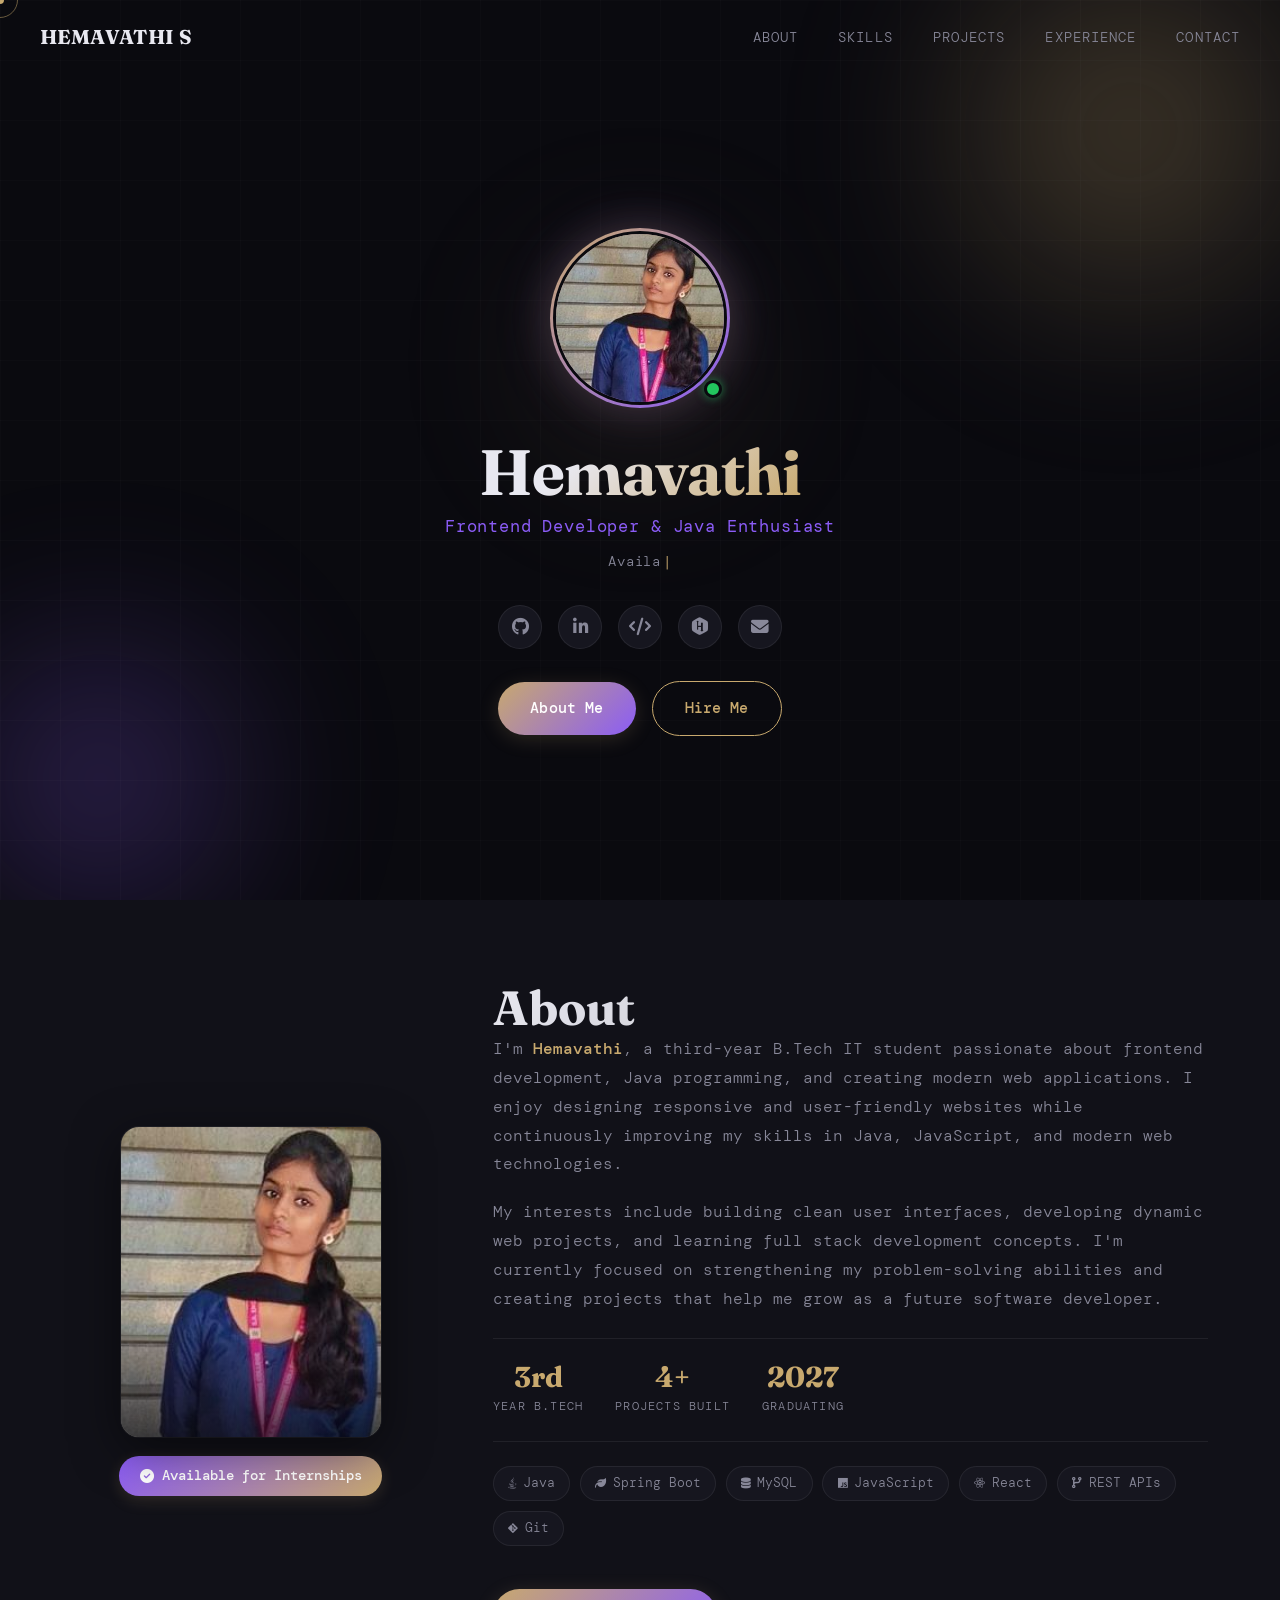
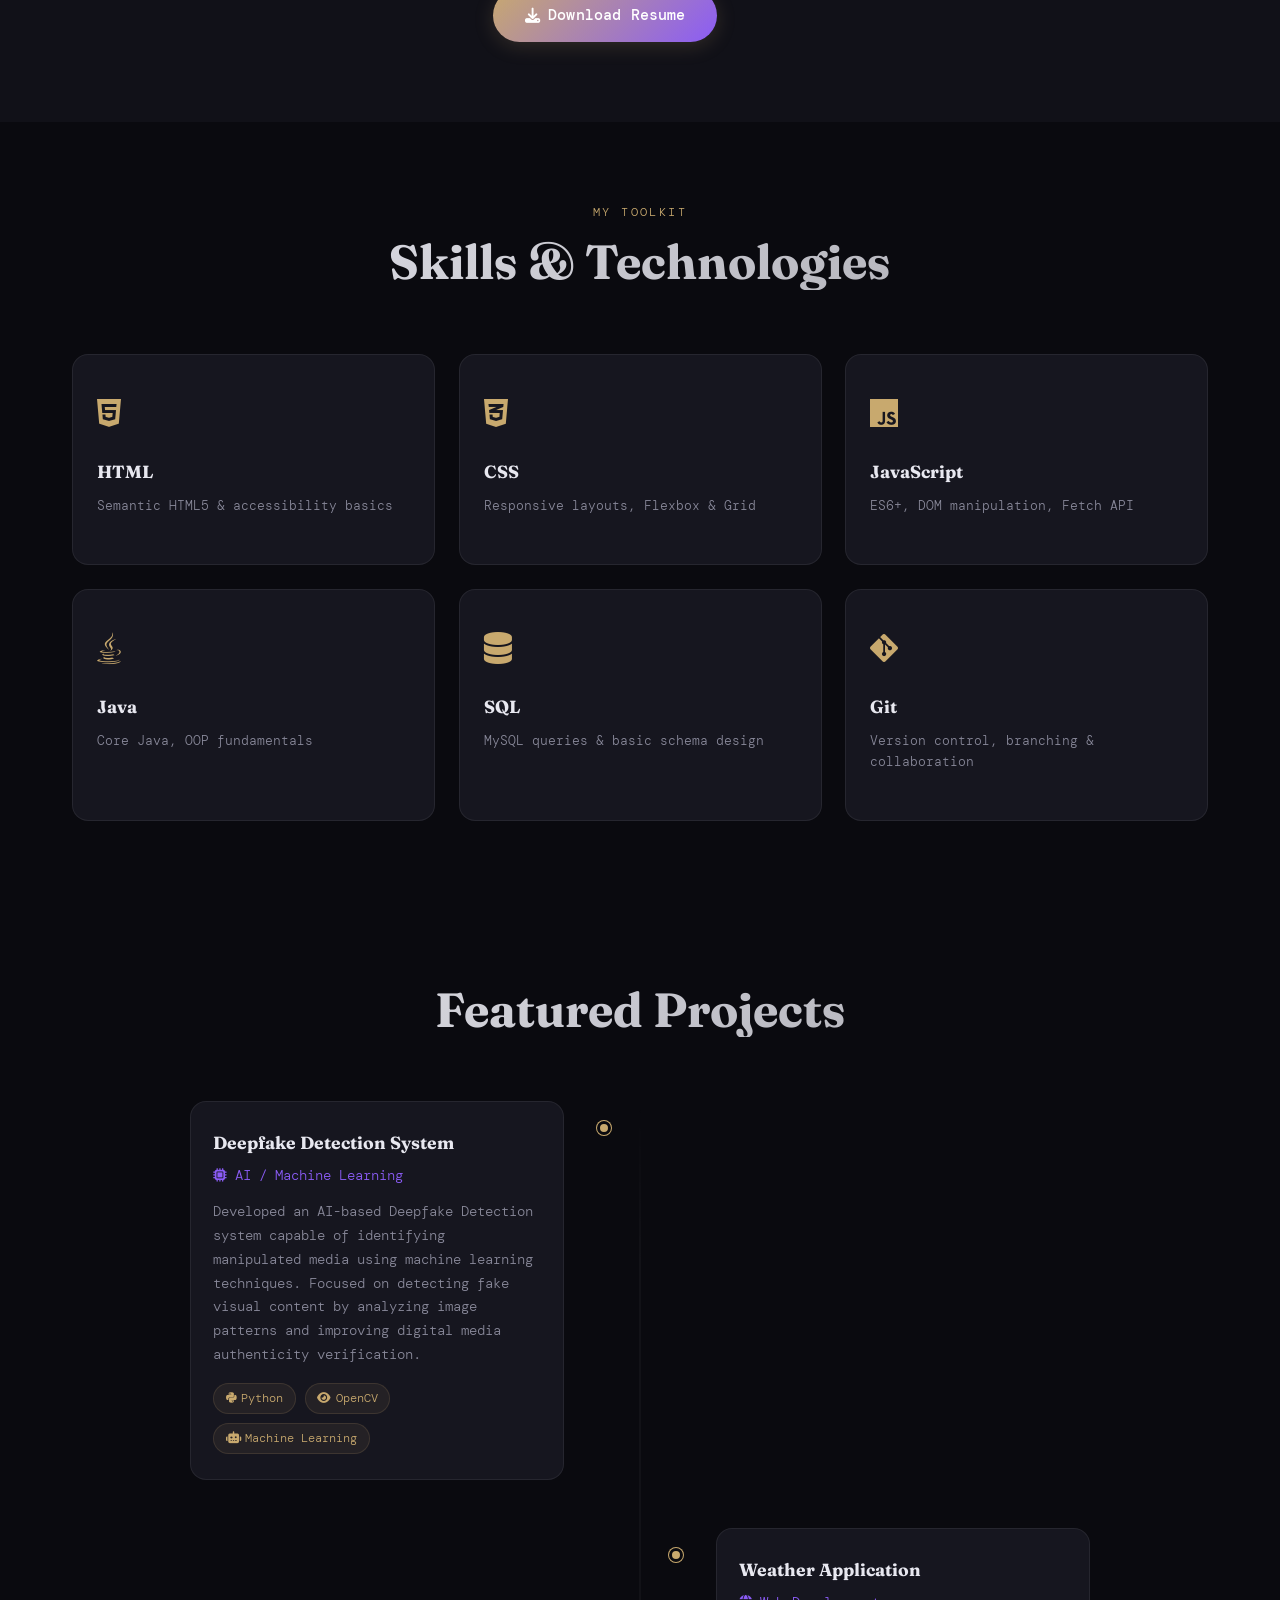
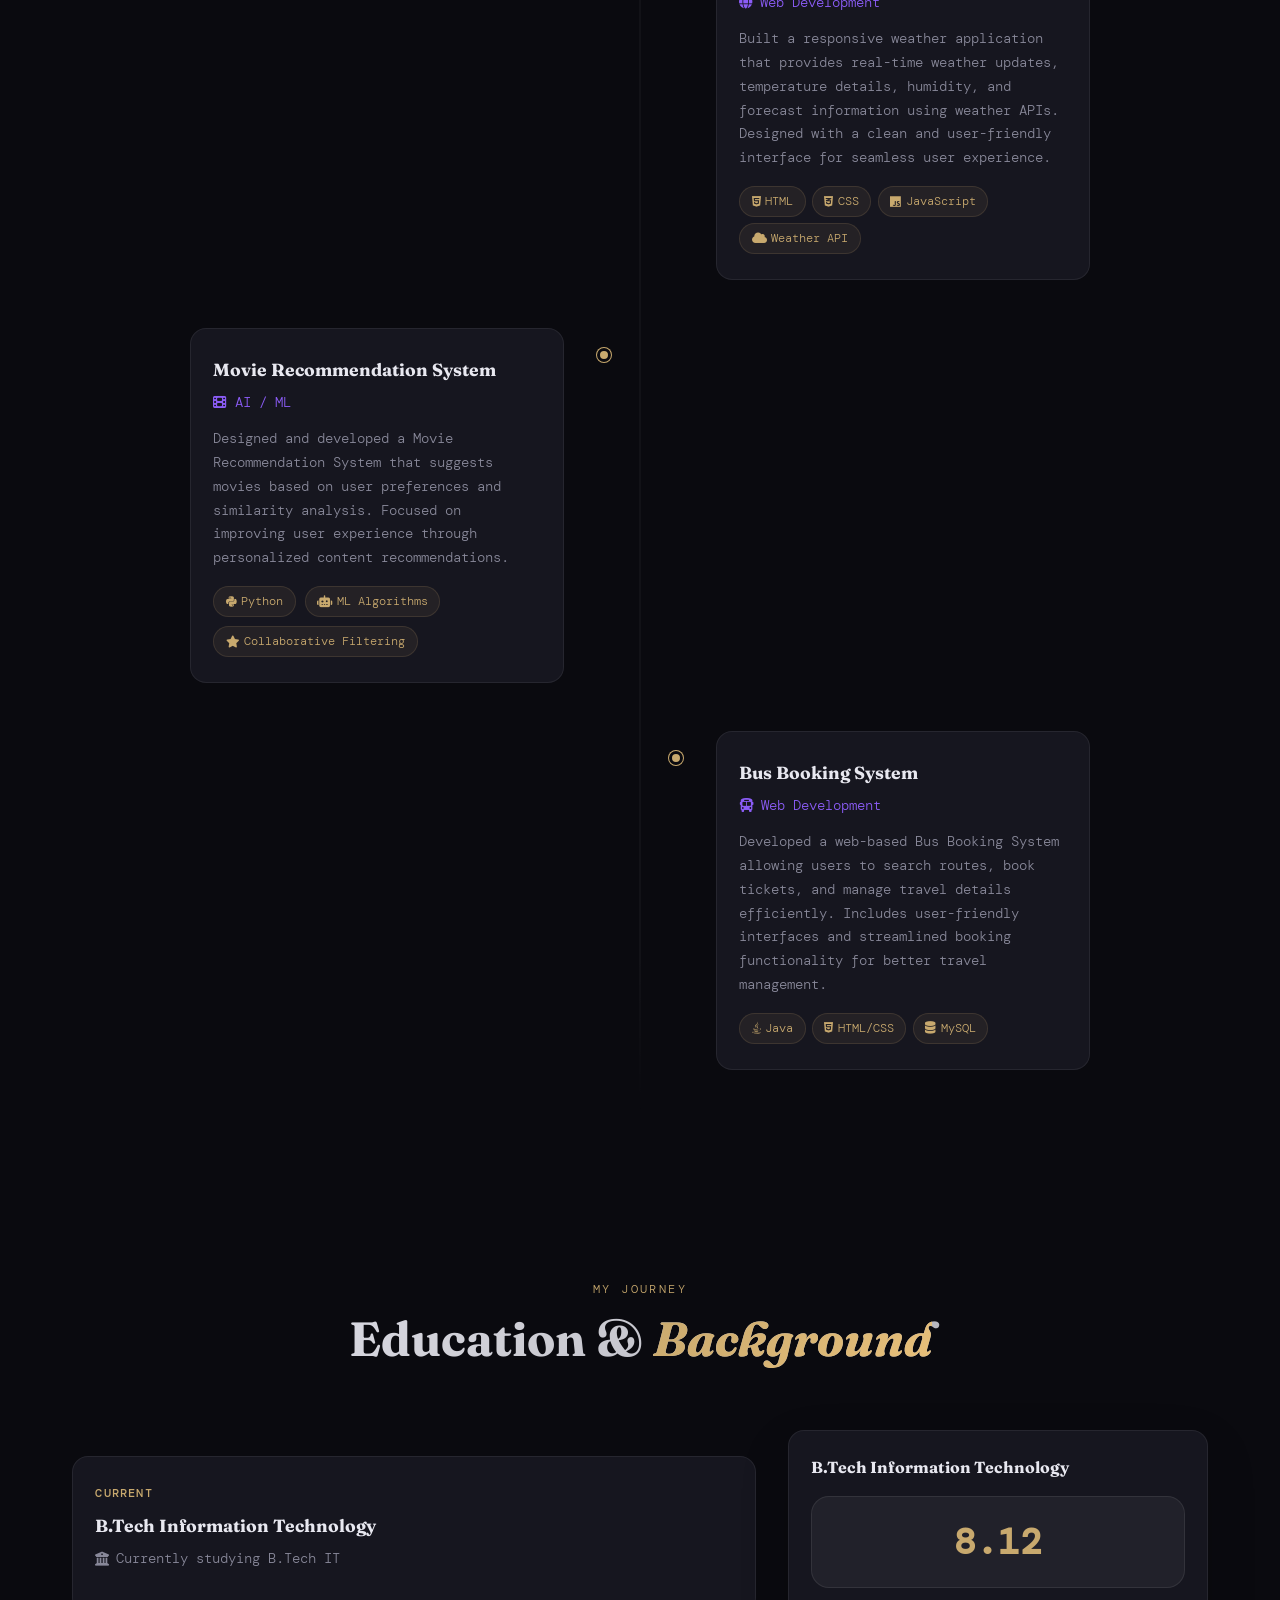
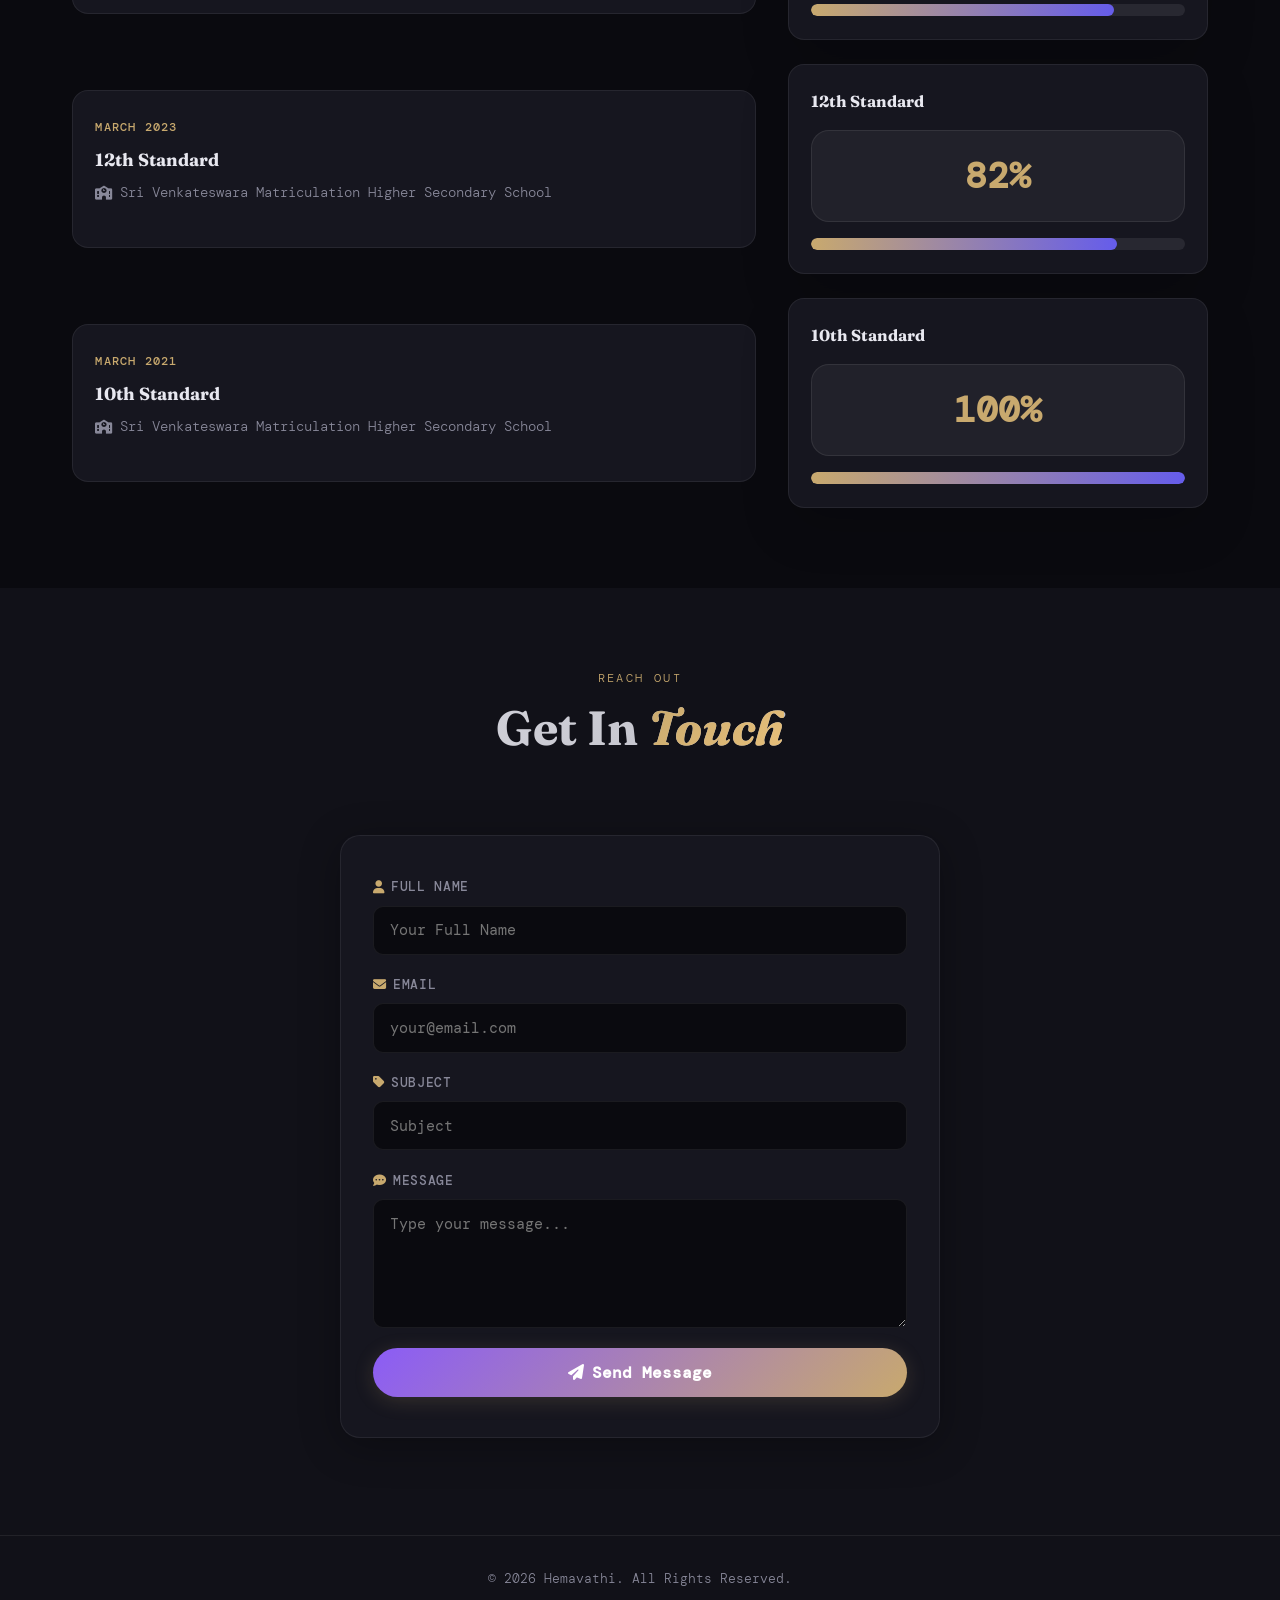
<file: index.html>
<!DOCTYPE html>
<html lang="en">
<head>
  <meta charset="UTF-8" />
  <meta name="viewport" content="width=device-width, initial-scale=1.0"/>
  <title>Hemavathi — Portfolio</title>
  <link rel="stylesheet" href="css/style.css"/>
  <link rel="stylesheet" href="css/animations.css"/>
  <link href="https://fonts.googleapis.com/css2?family=Fraunces:ital,opsz,wght@0,9..144,300;0,9..144,700;1,9..144,400&family=DM+Mono:wght@300;400;500&display=swap" rel="stylesheet"/>
  <link rel="stylesheet" href="https://cdnjs.cloudflare.com/ajax/libs/font-awesome/6.5.0/css/all.min.css"/>
</head>
<body>

  <!-- CUSTOM CURSOR -->
  <div class="cursor" id="cursor"></div>
  <div class="cursor-follower" id="cursor-follower"></div>

  <!-- LOADER -->

  <div class="loader" id="loader">
    <div class="loader-inner">
      <span class="loader-text">Loading</span>
      <div class="loader-bar"><div class="loader-fill" id="loaderFill"></div></div>
    </div>
  </div>

  <!-- NAVBAR -->
  <nav class="navbar" id="navbar">
    <a href="#" class="nav-logo">HEMAVATHI S<span></span></a>
    <ul class="nav-links">
      <li><a href="#about" class="nav-link">About</a></li>
      <li><a href="#skills" class="nav-link">Skills</a></li>
      <li><a href="#projects" class="nav-link">Projects</a></li>
      <li><a href="#experience" class="nav-link">Experience</a></li>
      <li><a href="#contact" class="nav-link">Contact</a></li>
    </ul>
    <button class="nav-toggle" id="navToggle" aria-label="Toggle menu">
      <span></span><span></span><span></span>
    </button>
  </nav>

  <!-- HERO / HOME SECTION -->
  <section class="hero" id="home">
    <div class="hero-bg">
      <div class="hero-orb orb-1 animated-orb"></div>
      <div class="hero-orb orb-2 animated-orb"></div>
      <div class="hero-orb orb-3 animated-orb"></div>
      <div class="grid-overlay"></div>
    </div>
    <div class="hero-content creative-hero">
      <!-- Circular Profile Image -->
      <div class="hero-profile-wrap">
        <div class="hero-profile-ring">
          <div class="hero-profile-circle">
            <img src="assets/image.jpeg" alt="Hemavathi" />
          </div>
        </div>
        <div class="hero-status-dot"></div>
      </div>

      <!-- Name & Title -->
      <div class="hero-text-block">
        <h1 class="hero-name">Hemavathi</h1>
        <p class="hero-role">Frontend Developer &amp; Java Enthusiast</p>
        <p class="hero-tagline-wrap"><span class="hero-tagline"></span></p>
      </div>

      <!-- Social Icons Row -->
      <div class="hero-social-icons">
        <a href="https://github.com/Hema623896" class="hero-icon-btn" aria-label="GitHub" title="GitHub" target="_blank" rel="noopener noreferrer">
          <i class="fab fa-github"></i>
        </a>
        <a href="https://www.linkedin.com/in/hemavathi08" class="hero-icon-btn" aria-label="LinkedIn" title="LinkedIn" target="_blank" rel="noopener noreferrer">
          <i class="fab fa-linkedin-in"></i>
        </a>
        <a href="#" class="hero-icon-btn" aria-label="LeetCode" title="LeetCode">
          <i class="fas fa-code"></i>
        </a>
        <a href="#" class="hero-icon-btn" aria-label="HackerRank" title="HackerRank">
          <i class="fab fa-hackerrank"></i>
        </a>
        <a href="mailto:yourname@gmail.com" class="hero-icon-btn" aria-label="Email" title="Email">
          <i class="fas fa-envelope"></i>
        </a>
      </div>

      <!-- CTA Buttons -->
      <div class="hero-cta-row">
        <a href="#about" class="btn btn-primary">About Me</a>
        <a href="#contact" class="btn btn-outline">Hire Me</a>
      </div>
    </div>
  </section>

  <!-- ABOUT SECTION -->
  <section class="about section" id="about">
    <div class="container">
      <div class="about-grid">
        <!-- Square Profile Image -->
        <div class="about-image-wrap reveal-left">
          <div class="about-img-square">
            <img src="assets/image.jpeg" alt="Hemavathi — About" />
          </div>
          <div class="about-img-badge">
            <i class="fas fa-circle-check"></i> Available for Internships
          </div>
        </div>

        <div class="about-text reveal-right">
          <h2 class="section-title">About</h2>
          <p class="about-desc">
            I'm <strong>Hemavathi</strong>, a third-year B.Tech IT student passionate about frontend development, Java programming, and creating modern web applications. I enjoy designing responsive and user-friendly websites while continuously improving my skills in Java, JavaScript, and modern web technologies.
          </p>
          <p class="about-desc">
            My interests include building clean user interfaces, developing dynamic web projects, and learning full stack development concepts. I'm currently focused on strengthening my problem-solving abilities and creating projects that help me grow as a future software developer.
          </p>

          <!-- About Stats -->
          <div class="about-stats-row">
            <div class="about-stat">
              <span class="about-stat-num">3rd</span>
              <span class="about-stat-label">Year B.Tech</span>
            </div>
            <div class="about-stat">
              <span class="about-stat-num">4+</span>
              <span class="about-stat-label">Projects Built</span>
            </div>
            <div class="about-stat">
              <span class="about-stat-num">2027</span>
              <span class="about-stat-label">Graduating</span>
            </div>
          </div>

          <div class="about-tags">
            <span class="tag"><i class="fab fa-java"></i> Java</span>
            <span class="tag"><i class="fas fa-leaf"></i> Spring Boot</span>
            <span class="tag"><i class="fas fa-database"></i> MySQL</span>
            <span class="tag"><i class="fab fa-js"></i> JavaScript</span>
            <span class="tag"><i class="fab fa-react"></i> React</span>
            <span class="tag"><i class="fas fa-code-branch"></i> REST APIs</span>
            <span class="tag"><i class="fab fa-git-alt"></i> Git</span>
          </div>
          <!-- <a href="assets/Hemavathi_Resume(1).pdf" class="btn btn-primary mt-2" download="Hemavathi_Resume(1).pdf">
            <i class="fas fa-download"></i> Download Resume
          </a> -->
          <a href="assets/Hemavathi_Resume.pdf" class="btn btn-primary mt-2" download>
  <i class="fas fa-download"></i> Download Resume
</a>
        </div>
      </div>
    </div>
  </section>

  <!-- SKILLS -->
  <section class="skills section" id="skills">
    <div class="container">
      <div class="section-header reveal-up">
        <p class="section-label">My Toolkit</p>
        <h2 class="section-title">Skills &amp; Technologies</h2>
      </div>
      <div class="skills-grid">
        <div class="skill-card reveal-up delay-1" data-tilt>
          <div class="skill-icon"><i class="fab fa-html5"></i></div>
          <h3>HTML</h3>
          <p>Semantic HTML5 & accessibility basics</p>
        </div>
        <div class="skill-card reveal-up delay-2" data-tilt>
          <div class="skill-icon"><i class="fab fa-css3-alt"></i></div>
          <h3>CSS</h3>
          <p>Responsive layouts, Flexbox & Grid</p>
        </div>
        <div class="skill-card reveal-up delay-3" data-tilt>
          <div class="skill-icon"><i class="fab fa-js"></i></div>
          <h3>JavaScript</h3>
          <p>ES6+, DOM manipulation, Fetch API</p>
        </div>
        <div class="skill-card reveal-up delay-4" data-tilt>
          <div class="skill-icon"><i class="fab fa-java"></i></div>
          <h3>Java</h3>
          <p>Core Java, OOP fundamentals</p>
        </div>
        <div class="skill-card reveal-up delay-1" data-tilt>
          <div class="skill-icon"><i class="fas fa-database"></i></div>
          <h3>SQL</h3>
          <p>MySQL queries & basic schema design</p>
        </div>
        <div class="skill-card reveal-up delay-2" data-tilt>
          <div class="skill-icon"><i class="fab fa-git-alt"></i></div>
          <h3>Git</h3>
          <p>Version control, branching & collaboration</p>
        </div>
      </div>
    </div>
  </section>

  <!-- PROJECTS -->
  <section class="projects section" id="projects">
    <div class="container">
      <div class="section-header reveal-up">
        
        <h2 class="section-title">Featured Projects</h2>
      </div>
      <div class="timeline">
        <div class="timeline-item reveal-left">
          <div class="timeline-dot"></div>
          <div class="timeline-card left-flow">
            
            <h3>Deepfake Detection System</h3>
            <p class="timeline-company"><i class="fas fa-microchip"></i> AI / Machine Learning</p>
            <p>Developed an AI-based Deepfake Detection system capable of identifying manipulated media using machine learning techniques. Focused on detecting fake visual content by analyzing image patterns and improving digital media authenticity verification.</p>
            <div class="timeline-tags">
              <span><i class="fab fa-python"></i> Python</span>
              <span><i class="fas fa-eye"></i> OpenCV</span>
              <span><i class="fas fa-robot"></i> Machine Learning</span>
            </div>
          </div>
        </div>
        <div class="timeline-item reveal-right">
          <div class="timeline-dot"></div>
          <div class="timeline-card">
           
            <h3>Weather Application</h3>
            <p class="timeline-company"><i class="fas fa-globe"></i> Web Development</p>
            <p>Built a responsive weather application that provides real-time weather updates, temperature details, humidity, and forecast information using weather APIs. Designed with a clean and user-friendly interface for seamless user experience.</p>
            <div class="timeline-tags">
              <span><i class="fab fa-html5"></i> HTML</span>
              <span><i class="fab fa-css3-alt"></i> CSS</span>
              <span><i class="fab fa-js"></i> JavaScript</span>
              <span><i class="fas fa-cloud"></i> Weather API</span>
            </div>
          </div>
        </div>
        <div class="timeline-item reveal-left">
          <div class="timeline-dot"></div>
          <div class="timeline-card left-flow">
            
            <h3>Movie Recommendation System</h3>
            <p class="timeline-company"><i class="fas fa-film"></i> AI / ML</p>
            <p>Designed and developed a Movie Recommendation System that suggests movies based on user preferences and similarity analysis. Focused on improving user experience through personalized content recommendations.</p>
            <div class="timeline-tags">
              <span><i class="fab fa-python"></i> Python</span>
              <span><i class="fas fa-robot"></i> ML Algorithms</span>
              <span><i class="fas fa-star"></i> Collaborative Filtering</span>
            </div>
          </div>
        </div>
        <div class="timeline-item reveal-right">
          <div class="timeline-dot"></div>
          <div class="timeline-card">
            
            <h3>Bus Booking System</h3>
            <p class="timeline-company"><i class="fas fa-bus"></i> Web Development</p>
            <p>Developed a web-based Bus Booking System allowing users to search routes, book tickets, and manage travel details efficiently. Includes user-friendly interfaces and streamlined booking functionality for better travel management.</p>
            <div class="timeline-tags">
              <span><i class="fab fa-java"></i> Java</span>
              <span><i class="fab fa-html5"></i> HTML/CSS</span>
              <span><i class="fas fa-database"></i> MySQL</span>
            </div>
          </div>
        </div>
      </div>
    </div>
  </section>

  <!-- EXPERIENCE & EDUCATION -->
  <section class="experience section" id="experience">
    <div class="container">
      <div class="section-header reveal-up">
        <p class="section-label">My Journey</p>
        <h2 class="section-title">Education &amp; <em>Background</em></h2>
        <!-- <p class="section-subtitle">My academic journey and performance over the years.</p> -->
      </div>
      <div class="experience-grid">
        <div class="edu-row">
          <div class="timeline-card">
            <span class="timeline-date">Current</span>
            <h3>B.Tech Information Technology</h3>
            <p class="timeline-company"><i class="fas fa-university"></i> Currently studying B.Tech IT</p>
          </div>
          <div class="stats-card college-card">
            <h4>B.Tech Information Technology</h4>
            <div class="stat-row">
              <span class="stat-value">8.12</span>
            </div>
            <div class="stat-bar">
              <div class="stat-fill" style="width:81.2%"></div>
            </div>
          </div>
        </div>

        <div class="edu-row">
          <div class="timeline-card">
            <span class="timeline-date">March 2023</span>
            <h3>12th Standard </h3>
            <p class="timeline-company"><i class="fas fa-school"></i> Sri Venkateswara Matriculation Higher Secondary School</p>
          </div>
          <div class="stats-card">
            <h4>12th Standard</h4>
            <div class="stat-row">
              <span class="stat-value">82%</span>
            </div>
            <div class="stat-bar">
              <div class="stat-fill" style="width:82%"></div>
            </div>
          </div>
        </div>

        <div class="edu-row">
          <div class="timeline-card">
            <span class="timeline-date">March 2021</span>
            <h3>10th Standard</h3>
            <p class="timeline-company"><i class="fas fa-school"></i> Sri Venkateswara Matriculation Higher Secondary School</p>
          </div>
          <div class="stats-card">
            <h4>10th Standard</h4>
            <div class="stat-row">
              <span class="stat-value">100%</span>
            </div>
            <div class="stat-bar">
              <div class="stat-fill" style="width:100%"></div>
            </div>
          </div>
        </div>
      </div>
    </div>
  </section>

  <!-- CONTACT -->
  <section class="contact section" id="contact">
    <div class="container">
      <div class="section-header reveal-up">
        <p class="section-label">Reach Out</p>
        <h2 class="section-title">Get In <em>Touch</em></h2>
      </div>
      <div class="contact-pro-grid">
        <div class="contact-pro-form-wrap reveal-right">
          <form class="contact-pro-form" id="contactProForm">
            <div class="contact-pro-form-group">
              <label for="fullname"><i class="fas fa-user"></i> Full Name</label>
              <input type="text" id="fullname" name="fullname" placeholder="Your Full Name" required />
            </div>
            <div class="contact-pro-form-group">
              <label for="pro-email"><i class="fas fa-envelope"></i> Email</label>
              <input type="email" id="pro-email" name="pro-email" placeholder="your@email.com" required />
            </div>
            <div class="contact-pro-form-group">
              <label for="pro-subject"><i class="fas fa-tag"></i> Subject</label>
              <input type="text" id="pro-subject" name="pro-subject" placeholder="Subject" />
            </div>
            <div class="contact-pro-form-group">
              <label for="pro-message"><i class="fas fa-comment-dots"></i> Message</label>
              <textarea id="pro-message" name="pro-message" rows="5" placeholder="Type your message..." required></textarea>
            </div>
            <button type="submit" class="contact-pro-btn">
              <i class="fas fa-paper-plane"></i> Send Message
            </button>
            <div class="form-success" id="formSuccessPro">
              <i class="fas fa-check-circle"></i> Message sent! I'll get back to you soon.
            </div>
          </form>
        </div>
      </div>
    </div>
  </section>

  <!-- FOOTER -->
  <footer class="footer">
    <div class="container">
      <div class="footer-inner">
        <p style="margin:0; width:100%; text-align:center; color:var(--text-muted);">© 2026 Hemavathi. All Rights Reserved.</p>
      </div>
    </div>
  </footer>

  <script src="js/main.js"></script>
  <script src="js/contact.js"></script>
</body>
</html>
</file>
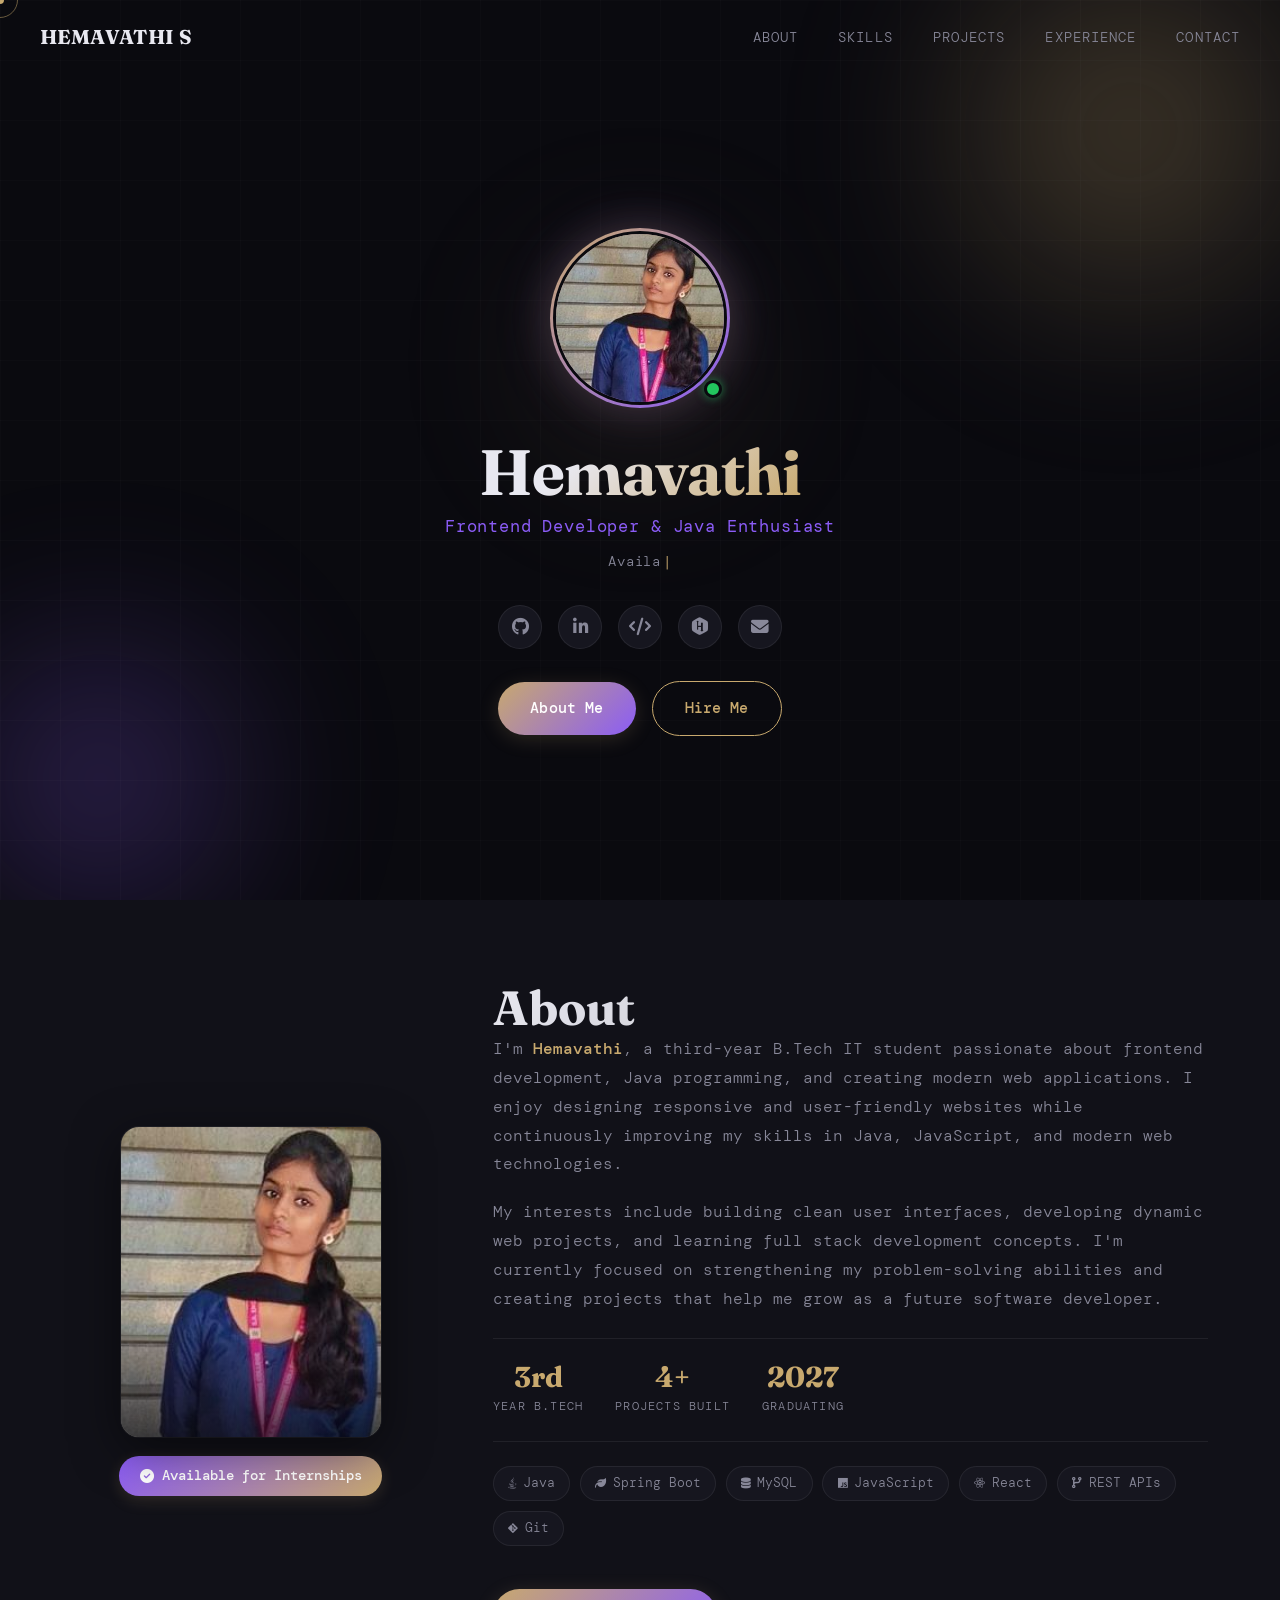
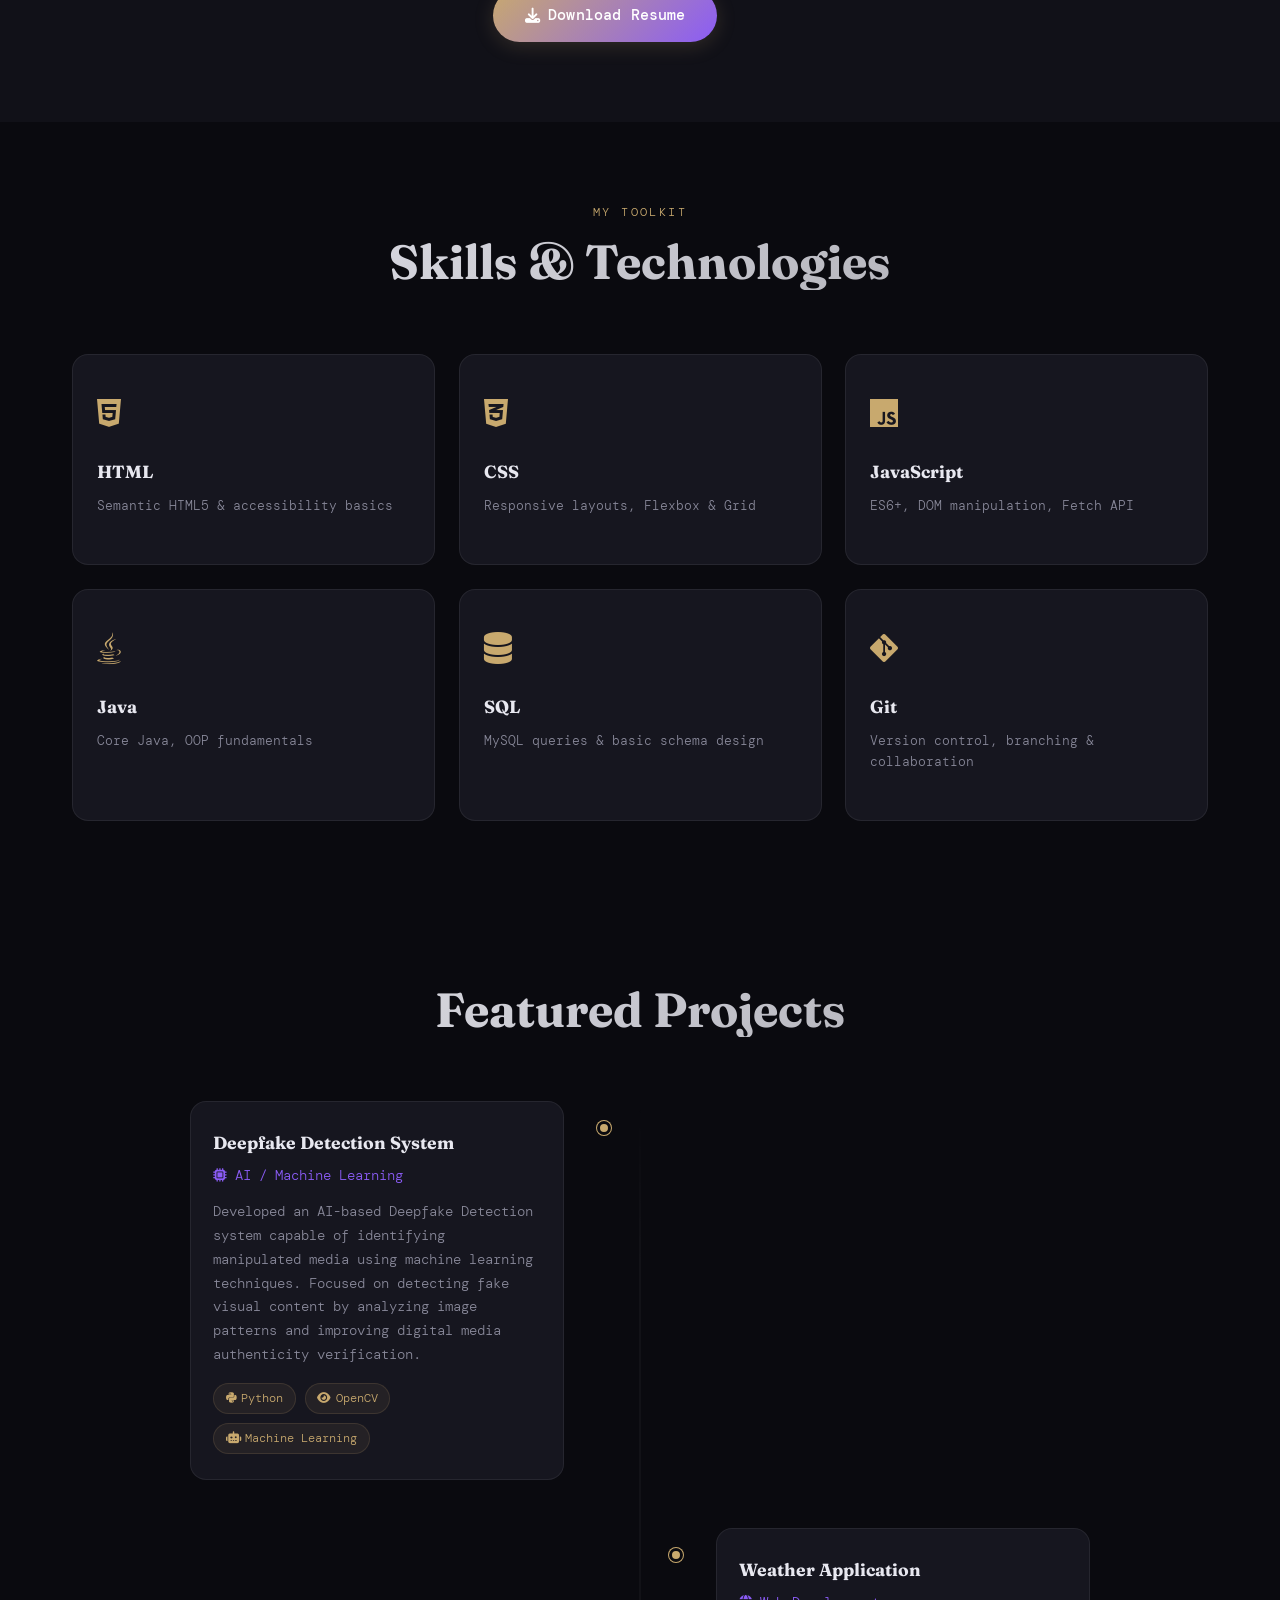
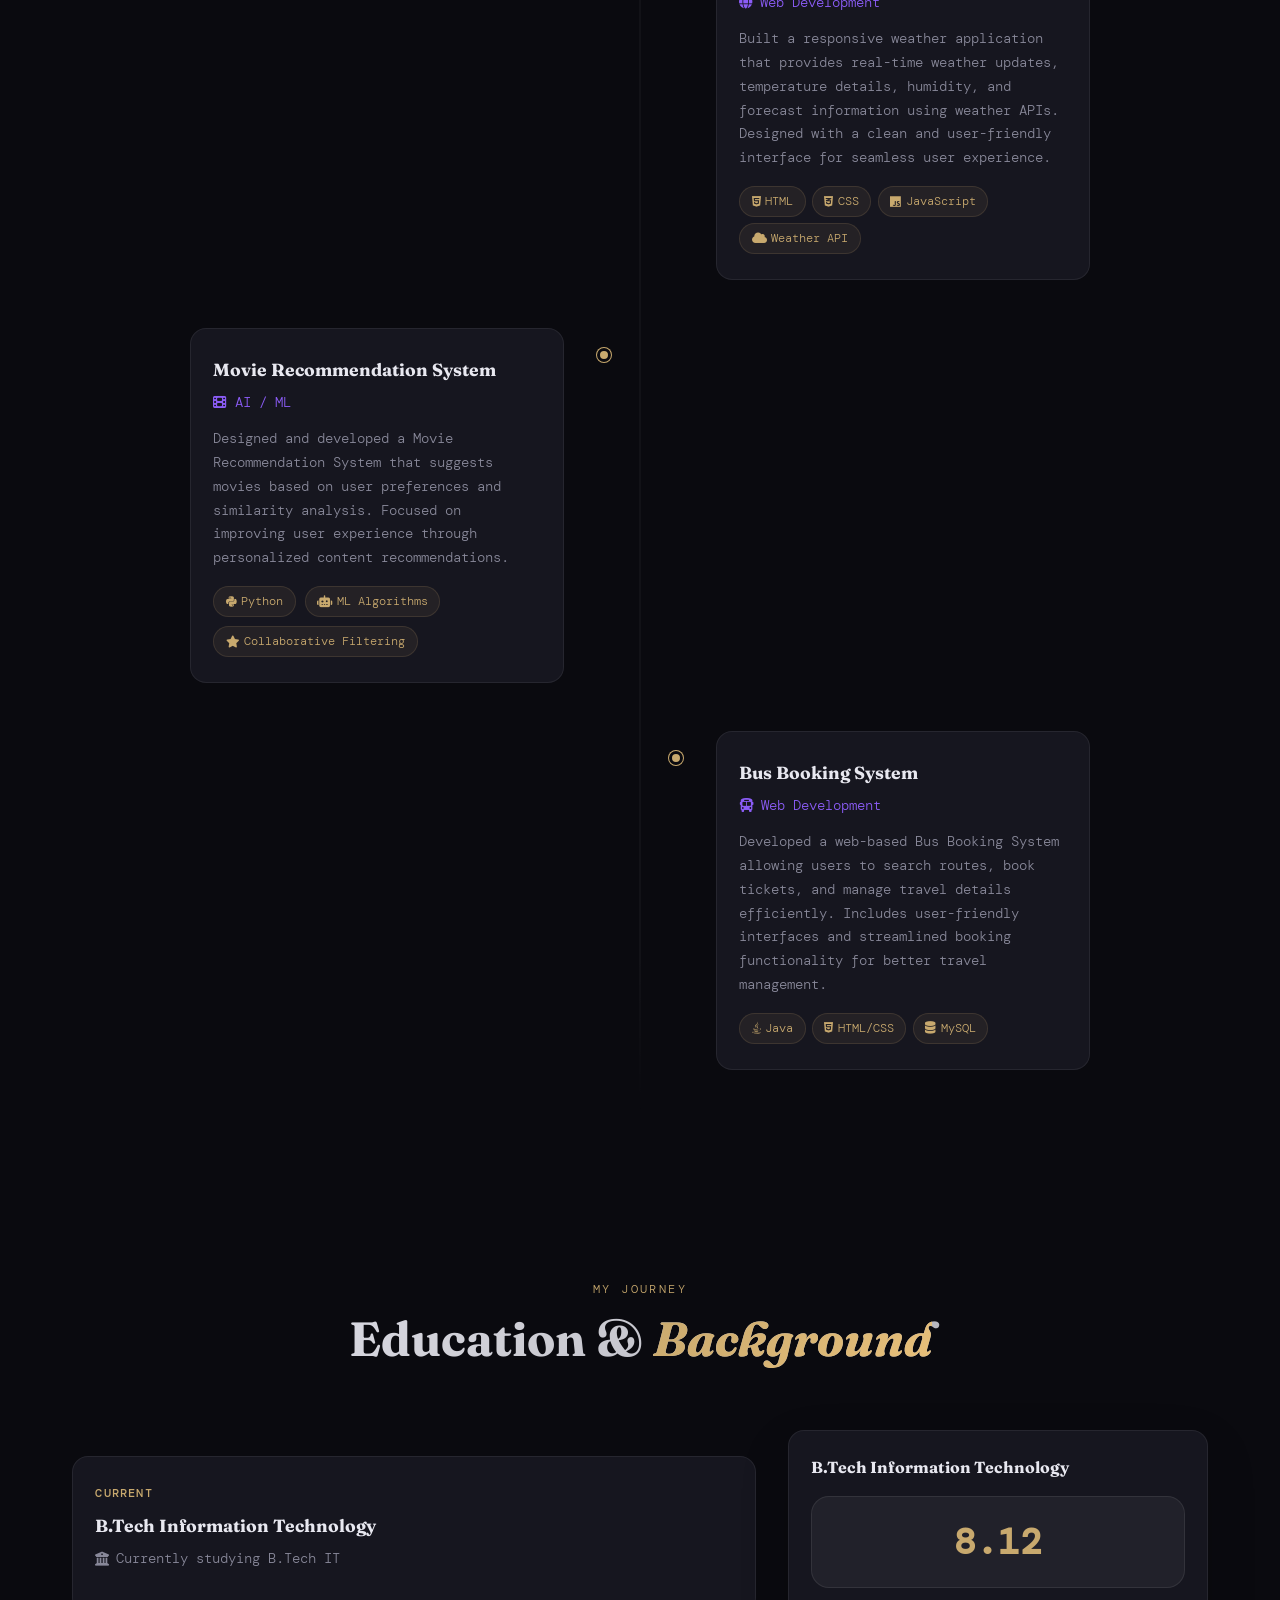
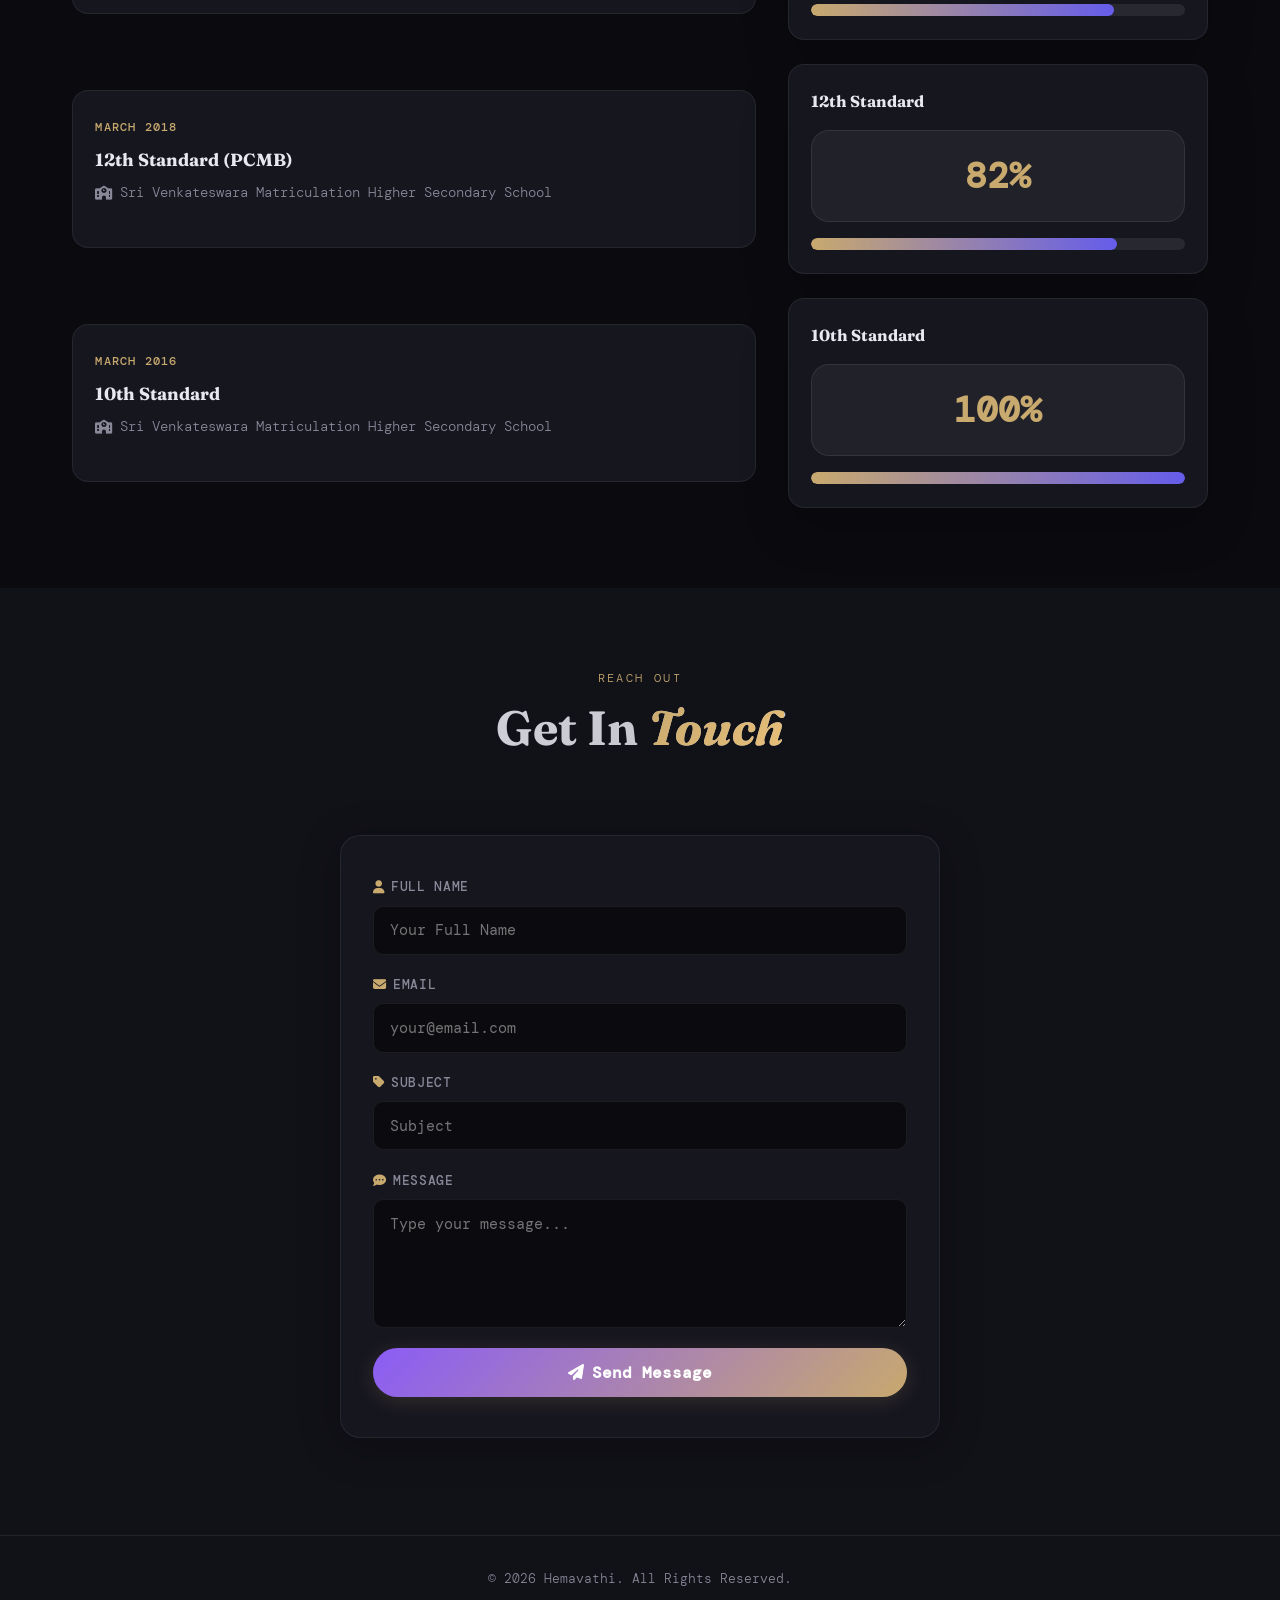
<file: portfolio_export/index.html>
<!DOCTYPE html>
<html lang="en">
<head>
  <meta charset="UTF-8" />
  <meta name="viewport" content="width=device-width, initial-scale=1.0"/>
  <title>Hemavathi — Portfolio</title>
  <link rel="stylesheet" href="css/style.css"/>
  <link rel="stylesheet" href="css/animations.css"/>
  <link href="https://fonts.googleapis.com/css2?family=Fraunces:ital,opsz,wght@0,9..144,300;0,9..144,700;1,9..144,400&family=DM+Mono:wght@300;400;500&display=swap" rel="stylesheet"/>
  <link rel="stylesheet" href="https://cdnjs.cloudflare.com/ajax/libs/font-awesome/6.5.0/css/all.min.css"/>
</head>
<body>

  <!-- CUSTOM CURSOR -->
  <div class="cursor" id="cursor"></div>
  <div class="cursor-follower" id="cursor-follower"></div>

  <!-- LOADER -->
  <div class="loader" id="loader">
    <div class="loader-inner">
      <span class="loader-text">Loading</span>
      <div class="loader-bar"><div class="loader-fill" id="loaderFill"></div></div>
    </div>
  </div>

  <!-- NAVBAR -->
  <nav class="navbar" id="navbar">
    <a href="#" class="nav-logo">HEMAVATHI S<span></span></a>
    <ul class="nav-links">
      <li><a href="#about" class="nav-link">About</a></li>
      <li><a href="#skills" class="nav-link">Skills</a></li>
      <li><a href="#projects" class="nav-link">Projects</a></li>
      <li><a href="#experience" class="nav-link">Experience</a></li>
      <li><a href="#contact" class="nav-link">Contact</a></li>
    </ul>
    <button class="nav-toggle" id="navToggle" aria-label="Toggle menu">
      <span></span><span></span><span></span>
    </button>
  </nav>

  <!-- HERO / HOME SECTION -->
  <section class="hero" id="home">
    <div class="hero-bg">
      <div class="hero-orb orb-1 animated-orb"></div>
      <div class="hero-orb orb-2 animated-orb"></div>
      <div class="hero-orb orb-3 animated-orb"></div>
      <div class="grid-overlay"></div>
    </div>
    <div class="hero-content creative-hero">
      <!-- Circular Profile Image -->
      <div class="hero-profile-wrap">
        <div class="hero-profile-ring">
          <div class="hero-profile-circle">
            <img src="assets/image.jpeg" alt="Hemavathi" />
          </div>
        </div>
        <div class="hero-status-dot"></div>
      </div>

      <!-- Name & Title -->
      <div class="hero-text-block">
        <h1 class="hero-name">Hemavathi</h1>
        <p class="hero-role">Frontend Developer &amp; Java Enthusiast</p>
        <p class="hero-tagline-wrap"><span class="hero-tagline"></span></p>
      </div>

      <!-- Social Icons Row -->
      <div class="hero-social-icons">
        <a href="https://github.com/Hema623896" class="hero-icon-btn" aria-label="GitHub" title="GitHub" target="_blank" rel="noopener noreferrer">
          <i class="fab fa-github"></i>
        </a>
        <a href="https://www.linkedin.com/in/hemavathi08" class="hero-icon-btn" aria-label="LinkedIn" title="LinkedIn" target="_blank" rel="noopener noreferrer">
          <i class="fab fa-linkedin-in"></i>
        </a>
        <a href="#" class="hero-icon-btn" aria-label="LeetCode" title="LeetCode">
          <i class="fas fa-code"></i>
        </a>
        <a href="#" class="hero-icon-btn" aria-label="HackerRank" title="HackerRank">
          <i class="fab fa-hackerrank"></i>
        </a>
        <a href="mailto:yourname@gmail.com" class="hero-icon-btn" aria-label="Email" title="Email">
          <i class="fas fa-envelope"></i>
        </a>
      </div>

      <!-- CTA Buttons -->
      <div class="hero-cta-row">
        <a href="#about" class="btn btn-primary">About Me</a>
        <a href="#contact" class="btn btn-outline">Hire Me</a>
      </div>
    </div>
  </section>

  <!-- ABOUT SECTION -->
  <section class="about section" id="about">
    <div class="container">
      <div class="about-grid">
        <!-- Square Profile Image -->
        <div class="about-image-wrap reveal-left">
          <div class="about-img-square">
            <img src="assets/image.jpeg" alt="Hemavathi — About" />
          </div>
          <div class="about-img-badge">
            <i class="fas fa-circle-check"></i> Available for Internships
          </div>
        </div>

        <div class="about-text reveal-right">
          <h2 class="section-title">About</h2>
          <p class="about-desc">
            I'm <strong>Hemavathi</strong>, a third-year B.Tech IT student passionate about frontend development, Java programming, and creating modern web applications. I enjoy designing responsive and user-friendly websites while continuously improving my skills in Java, JavaScript, and modern web technologies.
          </p>
          <p class="about-desc">
            My interests include building clean user interfaces, developing dynamic web projects, and learning full stack development concepts. I'm currently focused on strengthening my problem-solving abilities and creating projects that help me grow as a future software developer.
          </p>

          <!-- About Stats -->
          <div class="about-stats-row">
            <div class="about-stat">
              <span class="about-stat-num">3rd</span>
              <span class="about-stat-label">Year B.Tech</span>
            </div>
            <div class="about-stat">
              <span class="about-stat-num">4+</span>
              <span class="about-stat-label">Projects Built</span>
            </div>
            <div class="about-stat">
              <span class="about-stat-num">2027</span>
              <span class="about-stat-label">Graduating</span>
            </div>
          </div>

          <div class="about-tags">
            <span class="tag"><i class="fab fa-java"></i> Java</span>
            <span class="tag"><i class="fas fa-leaf"></i> Spring Boot</span>
            <span class="tag"><i class="fas fa-database"></i> MySQL</span>
            <span class="tag"><i class="fab fa-js"></i> JavaScript</span>
            <span class="tag"><i class="fab fa-react"></i> React</span>
            <span class="tag"><i class="fas fa-code-branch"></i> REST APIs</span>
            <span class="tag"><i class="fab fa-git-alt"></i> Git</span>
          </div>
          <!-- <a href="assets/Hemavathi_Resume(1).pdf" class="btn btn-primary mt-2" download="Hemavathi_Resume(1).pdf">
            <i class="fas fa-download"></i> Download Resume
          </a> -->
          <a href="assets/Hemavathi_Resume.pdf" class="btn btn-primary mt-2" download>
  <i class="fas fa-download"></i> Download Resume
</a>
        </div>
      </div>
    </div>
  </section>

  <!-- SKILLS -->
  <section class="skills section" id="skills">
    <div class="container">
      <div class="section-header reveal-up">
        <p class="section-label">My Toolkit</p>
        <h2 class="section-title">Skills &amp; Technologies</h2>
      </div>
      <div class="skills-grid">
        <div class="skill-card reveal-up delay-1" data-tilt>
          <div class="skill-icon"><i class="fab fa-html5"></i></div>
          <h3>HTML</h3>
          <p>Semantic HTML5 & accessibility basics</p>
        </div>
        <div class="skill-card reveal-up delay-2" data-tilt>
          <div class="skill-icon"><i class="fab fa-css3-alt"></i></div>
          <h3>CSS</h3>
          <p>Responsive layouts, Flexbox & Grid</p>
        </div>
        <div class="skill-card reveal-up delay-3" data-tilt>
          <div class="skill-icon"><i class="fab fa-js"></i></div>
          <h3>JavaScript</h3>
          <p>ES6+, DOM manipulation, Fetch API</p>
        </div>
        <div class="skill-card reveal-up delay-4" data-tilt>
          <div class="skill-icon"><i class="fab fa-java"></i></div>
          <h3>Java</h3>
          <p>Core Java, OOP fundamentals</p>
        </div>
        <div class="skill-card reveal-up delay-1" data-tilt>
          <div class="skill-icon"><i class="fas fa-database"></i></div>
          <h3>SQL</h3>
          <p>MySQL queries & basic schema design</p>
        </div>
        <div class="skill-card reveal-up delay-2" data-tilt>
          <div class="skill-icon"><i class="fab fa-git-alt"></i></div>
          <h3>Git</h3>
          <p>Version control, branching & collaboration</p>
        </div>
      </div>
    </div>
  </section>

  <!-- PROJECTS -->
  <section class="projects section" id="projects">
    <div class="container">
      <div class="section-header reveal-up">
        
        <h2 class="section-title">Featured Projects</h2>
      </div>
      <div class="timeline">
        <div class="timeline-item reveal-left">
          <div class="timeline-dot"></div>
          <div class="timeline-card left-flow">
            
            <h3>Deepfake Detection System</h3>
            <p class="timeline-company"><i class="fas fa-microchip"></i> AI / Machine Learning</p>
            <p>Developed an AI-based Deepfake Detection system capable of identifying manipulated media using machine learning techniques. Focused on detecting fake visual content by analyzing image patterns and improving digital media authenticity verification.</p>
            <div class="timeline-tags">
              <span><i class="fab fa-python"></i> Python</span>
              <span><i class="fas fa-eye"></i> OpenCV</span>
              <span><i class="fas fa-robot"></i> Machine Learning</span>
            </div>
          </div>
        </div>
        <div class="timeline-item reveal-right">
          <div class="timeline-dot"></div>
          <div class="timeline-card">
           
            <h3>Weather Application</h3>
            <p class="timeline-company"><i class="fas fa-globe"></i> Web Development</p>
            <p>Built a responsive weather application that provides real-time weather updates, temperature details, humidity, and forecast information using weather APIs. Designed with a clean and user-friendly interface for seamless user experience.</p>
            <div class="timeline-tags">
              <span><i class="fab fa-html5"></i> HTML</span>
              <span><i class="fab fa-css3-alt"></i> CSS</span>
              <span><i class="fab fa-js"></i> JavaScript</span>
              <span><i class="fas fa-cloud"></i> Weather API</span>
            </div>
          </div>
        </div>
        <div class="timeline-item reveal-left">
          <div class="timeline-dot"></div>
          <div class="timeline-card left-flow">
            
            <h3>Movie Recommendation System</h3>
            <p class="timeline-company"><i class="fas fa-film"></i> AI / ML</p>
            <p>Designed and developed a Movie Recommendation System that suggests movies based on user preferences and similarity analysis. Focused on improving user experience through personalized content recommendations.</p>
            <div class="timeline-tags">
              <span><i class="fab fa-python"></i> Python</span>
              <span><i class="fas fa-robot"></i> ML Algorithms</span>
              <span><i class="fas fa-star"></i> Collaborative Filtering</span>
            </div>
          </div>
        </div>
        <div class="timeline-item reveal-right">
          <div class="timeline-dot"></div>
          <div class="timeline-card">
            
            <h3>Bus Booking System</h3>
            <p class="timeline-company"><i class="fas fa-bus"></i> Web Development</p>
            <p>Developed a web-based Bus Booking System allowing users to search routes, book tickets, and manage travel details efficiently. Includes user-friendly interfaces and streamlined booking functionality for better travel management.</p>
            <div class="timeline-tags">
              <span><i class="fab fa-java"></i> Java</span>
              <span><i class="fab fa-html5"></i> HTML/CSS</span>
              <span><i class="fas fa-database"></i> MySQL</span>
            </div>
          </div>
        </div>
      </div>
    </div>
  </section>

  <!-- EXPERIENCE & EDUCATION -->
  <section class="experience section" id="experience">
    <div class="container">
      <div class="section-header reveal-up">
        <p class="section-label">My Journey</p>
        <h2 class="section-title">Education &amp; <em>Background</em></h2>
        <!-- <p class="section-subtitle">My academic journey and performance over the years.</p> -->
      </div>
      <div class="experience-grid">
        <div class="edu-row">
          <div class="timeline-card">
            <span class="timeline-date">Current</span>
            <h3>B.Tech Information Technology</h3>
            <p class="timeline-company"><i class="fas fa-university"></i> Currently studying B.Tech IT</p>
          </div>
          <div class="stats-card college-card">
            <h4>B.Tech Information Technology</h4>
            <div class="stat-row">
              <span class="stat-value">8.12</span>
            </div>
            <div class="stat-bar">
              <div class="stat-fill" style="width:81.2%"></div>
            </div>
          </div>
        </div>

        <div class="edu-row">
          <div class="timeline-card">
            <span class="timeline-date">March 2018</span>
            <h3>12th Standard (PCMB)</h3>
            <p class="timeline-company"><i class="fas fa-school"></i> Sri Venkateswara Matriculation Higher Secondary School</p>
          </div>
          <div class="stats-card">
            <h4>12th Standard</h4>
            <div class="stat-row">
              <span class="stat-value">82%</span>
            </div>
            <div class="stat-bar">
              <div class="stat-fill" style="width:82%"></div>
            </div>
          </div>
        </div>

        <div class="edu-row">
          <div class="timeline-card">
            <span class="timeline-date">March 2016</span>
            <h3>10th Standard</h3>
            <p class="timeline-company"><i class="fas fa-school"></i> Sri Venkateswara Matriculation Higher Secondary School</p>
          </div>
          <div class="stats-card">
            <h4>10th Standard</h4>
            <div class="stat-row">
              <span class="stat-value">100%</span>
            </div>
            <div class="stat-bar">
              <div class="stat-fill" style="width:100%"></div>
            </div>
          </div>
        </div>
      </div>
    </div>
  </section>

  <!-- CONTACT -->
  <section class="contact section" id="contact">
    <div class="container">
      <div class="section-header reveal-up">
        <p class="section-label">Reach Out</p>
        <h2 class="section-title">Get In <em>Touch</em></h2>
      </div>
      <div class="contact-pro-grid">
        <div class="contact-pro-form-wrap reveal-right">
          <form class="contact-pro-form" id="contactProForm">
            <div class="contact-pro-form-group">
              <label for="fullname"><i class="fas fa-user"></i> Full Name</label>
              <input type="text" id="fullname" name="fullname" placeholder="Your Full Name" required />
            </div>
            <div class="contact-pro-form-group">
              <label for="pro-email"><i class="fas fa-envelope"></i> Email</label>
              <input type="email" id="pro-email" name="pro-email" placeholder="your@email.com" required />
            </div>
            <div class="contact-pro-form-group">
              <label for="pro-subject"><i class="fas fa-tag"></i> Subject</label>
              <input type="text" id="pro-subject" name="pro-subject" placeholder="Subject" />
            </div>
            <div class="contact-pro-form-group">
              <label for="pro-message"><i class="fas fa-comment-dots"></i> Message</label>
              <textarea id="pro-message" name="pro-message" rows="5" placeholder="Type your message..." required></textarea>
            </div>
            <button type="submit" class="contact-pro-btn">
              <i class="fas fa-paper-plane"></i> Send Message
            </button>
            <div class="form-success" id="formSuccessPro">
              <i class="fas fa-check-circle"></i> Message sent! I'll get back to you soon.
            </div>
          </form>
        </div>
      </div>
    </div>
  </section>

  <!-- FOOTER -->
  <footer class="footer">
    <div class="container">
      <div class="footer-inner">
        <p style="margin:0; width:100%; text-align:center; color:var(--text-muted);">© 2026 Hemavathi. All Rights Reserved.</p>
      </div>
    </div>
  </footer>

  <script src="js/main.js"></script>
  <script src="js/contact.js"></script>
</body>
</html>
</file>
<file: css/style.css>
/* ===== CSS VARIABLES ===== */
:root {
  --bg: #0a0a0f;
  --bg-2: #111118;
  --bg-card: #16161f;
  --border: rgba(255,255,255,0.07);
  --text: #e8e8f0;
  --text-muted: #888899;
  --accent: #c8a96e;
  --accent-2: #8b5cf6;
  --accent-glow: rgba(200,169,110,0.18);
  --accent-2-glow: rgba(139,92,246,0.18);
  --font-display: 'Fraunces', Georgia, serif;
  --font-mono: 'DM Mono', monospace;
  --radius: 16px;
  --radius-sm: 8px;
  --shadow: 0 8px 32px rgba(0,0,0,0.4);
  --shadow-lg: 0 24px 64px rgba(0,0,0,0.6);
  --transition: 0.35s cubic-bezier(0.4, 0, 0.2, 1);
  --max-width: 1200px;
}

/* ===== RESET ===== */
*, *::before, *::after { box-sizing: border-box; margin: 0; padding: 0; }
html { scroll-behavior: smooth; font-size: 16px; }
body {
  background: var(--bg);
  color: var(--text);
  font-family: var(--font-mono);
  font-weight: 300;
  line-height: 1.7;
  overflow-x: hidden;
  cursor: none;
}
a { color: inherit; text-decoration: none; }
img { max-width: 100%; display: block; }
input, textarea, select, button { font-family: inherit; }
ul { list-style: none; }

/* ===== CUSTOM CURSOR ===== */
.cursor {
  width: 8px; height: 8px;
  background: var(--accent);
  border-radius: 50%;
  position: fixed; top: 0; left: 0;
  pointer-events: none;
  z-index: 9999;
  transform: translate(-50%, -50%);
  transition: width 0.2s, height 0.2s, background 0.2s;
  mix-blend-mode: difference;
}
.cursor-follower {
  width: 36px; height: 36px;
  border: 1.5px solid var(--accent);
  border-radius: 50%;
  position: fixed; top: 0; left: 0;
  pointer-events: none;
  z-index: 9998;
  transform: translate(-50%, -50%);
  transition: transform 0.12s ease, width 0.3s, height 0.3s, opacity 0.3s;
  opacity: 0.5;
}

/* ===== LOADER ===== */
.loader {
  position: fixed; inset: 0;
  background: var(--bg);
  z-index: 10000;
  display: flex; align-items: center; justify-content: center;
  transition: opacity 0.5s ease, visibility 0.5s ease;
}
.loader.hidden { opacity: 0; visibility: hidden; pointer-events: none; }
.loader-inner { text-align: center; }
.loader-text {
  font-family: var(--font-display);
  font-size: 1.5rem;
  color: var(--accent);
  display: block;
  margin-bottom: 1.5rem;
  letter-spacing: 0.3em;
}
.loader-bar {
  width: 200px; height: 2px;
  background: var(--border);
  border-radius: 2px;
  overflow: hidden;
  margin: 0 auto;
}
.loader-fill {
  height: 100%;
  background: linear-gradient(90deg, var(--accent), var(--accent-2));
  width: 0%;
  transition: width 0.05s linear;
  border-radius: 2px;
}

/* ===== CONTAINER ===== */
.container { max-width: var(--max-width); margin: 0 auto; padding: 0 2rem; }

/* ===== SECTION ===== */
.section { padding: 5rem 0; }
.section-header { text-align: center; margin-bottom: 4rem; }
.section-label {
  font-family: var(--font-mono);
  font-size: 0.75rem;
  letter-spacing: 0.2em;
  text-transform: uppercase;
  color: var(--accent);
  display: block;
  margin-bottom: 0.75rem;
}
.section-title {
  font-family: var(--font-display);
  font-size: clamp(2rem, 4vw, 3rem);
  font-weight: 700;
  line-height: 1.15;
  color: var(--text);
}
.section-title em { font-style: italic; color: var(--accent); }

/* ===== BUTTONS ===== */
.btn {
  display: inline-flex;
  align-items: center;
  gap: 0.5rem;
  padding: 0.85rem 2rem;
  border-radius: 100px;
  font-size: 0.95rem;
  font-weight: 500;
  letter-spacing: 0.01em;
  border: none;
  cursor: pointer;
  transition: var(--transition);
  text-decoration: none;
}
.btn-primary {
  background: linear-gradient(135deg, var(--accent), var(--accent-2));
  color: #fff;
  box-shadow: 0 4px 20px var(--accent-glow);
}
.btn-primary:hover {
  transform: translateY(-3px);
  box-shadow: 0 8px 32px rgba(200,169,110,0.35);
}
.btn-outline {
  background: transparent;
  color: var(--accent);
  border: 1.5px solid var(--accent);
}
.btn-outline:hover {
  background: var(--accent);
  color: var(--bg);
  transform: translateY(-3px);
}
.mt-2 { margin-top: 1.5rem; }

/* ===== NAVBAR ===== */
.navbar {
  position: fixed; top: 0; left: 0; right: 0;
  z-index: 100;
  padding: 1.25rem 2.5rem;
  display: flex;
  align-items: center;
  justify-content: space-between;
  transition: background 0.3s, padding 0.3s, box-shadow 0.3s;
}
.navbar.scrolled {
  background: rgba(10,10,15,0.95);
  backdrop-filter: blur(20px);
  padding: 0.85rem 2.5rem;
  box-shadow: 0 4px 24px rgba(0,0,0,0.3);
  border-bottom: 1px solid var(--border);
}
.nav-logo {
  font-family: var(--font-display);
  font-size: 1.25rem;
  font-weight: 700;
  letter-spacing: 0.02em;
  color: var(--text);
}
.nav-logo span { color: var(--accent); }
.nav-links {
  display: flex;
  align-items: center;
  gap: 2.5rem;
}
.nav-link {
  font-size: 0.85rem;
  letter-spacing: 0.08em;
  text-transform: uppercase;
  color: var(--text-muted);
  transition: color 0.25s;
  position: relative;
  padding-bottom: 2px;
}
.nav-link::after {
  content: '';
  position: absolute;
  bottom: -2px; left: 0;
  width: 0; height: 1px;
  background: var(--accent);
  transition: width 0.3s ease;
}
.nav-link:hover { color: var(--accent); }
.nav-link:hover::after { width: 100%; }
.nav-toggle {
  display: none;
  flex-direction: column;
  gap: 5px;
  background: none;
  border: none;
  cursor: pointer;
  padding: 4px;
}
.nav-toggle span {
  display: block;
  width: 24px; height: 2px;
  background: var(--text);
  border-radius: 2px;
  transition: 0.3s ease;
}

/* ===== HERO SECTION ===== */
.hero {
  min-height: 100vh;
  display: flex;
  align-items: center;
  justify-content: center;
  position: relative;
  overflow: hidden;
  padding: 8rem 2rem 4rem;
}
.hero-bg {
  position: absolute; inset: 0;
  overflow: hidden;
}
.hero-orb {
  position: absolute;
  border-radius: 50%;
  filter: blur(80px);
  opacity: 0.35;
  pointer-events: none;
}
.orb-1 {
  width: 500px; height: 500px;
  background: radial-gradient(circle, var(--accent) 0%, transparent 70%);
  top: -120px; right: -100px;
}
.orb-2 {
  width: 400px; height: 400px;
  background: radial-gradient(circle, var(--accent-2) 0%, transparent 70%);
  bottom: -80px; left: -100px;
}
.orb-3 {
  width: 300px; height: 300px;
  background: radial-gradient(circle, rgba(200,169,110,0.5) 0%, transparent 70%);
  top: 40%; left: 50%;
  transform: translate(-50%, -50%);
}
.grid-overlay {
  position: absolute; inset: 0;
  background-image:
    linear-gradient(rgba(255,255,255,0.015) 1px, transparent 1px),
    linear-gradient(90deg, rgba(255,255,255,0.015) 1px, transparent 1px);
  background-size: 60px 60px;
}

/* Hero Content */
.creative-hero {
  display: flex;
  flex-direction: column;
  align-items: center;
  text-align: center;
  gap: 2rem;
  position: relative;
  z-index: 2;
  animation: fade-in 1s ease both;
}

/* Circular profile for hero */
.hero-profile-wrap {
  position: relative;
  display: inline-block;
}
.hero-profile-ring {
  width: 180px;
  height: 180px;
  border-radius: 50%;
  padding: 3px;
  background: linear-gradient(135deg, var(--accent), var(--accent-2));
  animation: spin-ring 6s linear infinite;
  box-shadow: 0 0 40px var(--accent-glow), 0 0 60px var(--accent-2-glow);
}
@keyframes spin-ring {
  0% { box-shadow: 0 0 30px var(--accent-glow), 0 0 60px var(--accent-2-glow); }
  50% { box-shadow: 0 0 60px var(--accent-2-glow), 0 0 80px var(--accent-glow); }
  100% { box-shadow: 0 0 30px var(--accent-glow), 0 0 60px var(--accent-2-glow); }
}
.hero-profile-circle {
  width: 100%;
  height: 100%;
  border-radius: 50%;
  overflow: hidden;
  border: 3px solid var(--bg);
}
.hero-profile-circle img {
  width: 100%;
  height: 100%;
  object-fit: cover;
  object-position: center top;
  transition: transform 0.4s ease;
}
.hero-profile-wrap:hover .hero-profile-circle img {
  transform: scale(1.07);
}
.hero-status-dot {
  position: absolute;
  bottom: 10px; right: 8px;
  width: 18px; height: 18px;
  border-radius: 50%;
  background: #22c55e;
  border: 3px solid var(--bg);
  box-shadow: 0 0 10px rgba(34,197,94,0.6);
  animation: pulse-status 2s infinite;
}
@keyframes pulse-status {
  0%, 100% { box-shadow: 0 0 10px rgba(34,197,94,0.6); }
  50% { box-shadow: 0 0 20px rgba(34,197,94,0.9); }
}

/* Hero Text */
.hero-text-block { display: flex; flex-direction: column; gap: 0.5rem; align-items: center; }
.hero-name {
  font-family: var(--font-display);
  font-size: clamp(2.5rem, 6vw, 4rem);
  font-weight: 700;
  color: var(--text);
  letter-spacing: -1px;
  line-height: 1;
  background: linear-gradient(135deg, var(--text) 30%, var(--accent) 100%);
  -webkit-background-clip: text;
  -webkit-text-fill-color: transparent;
  background-clip: text;
}
.hero-role {
  font-size: 1.05rem;
  color: var(--accent-2);
  letter-spacing: 0.05em;
  font-weight: 400;
}
.hero-tagline-wrap {
  min-height: 1.5em;
  font-size: 0.9rem;
  color: var(--text-muted);
  letter-spacing: 0.05em;
}
.hero-tagline::after {
  content: '|';
  animation: blink 0.9s step-end infinite;
  color: var(--accent);
  margin-left: 2px;
}
@keyframes blink { 0%, 100% { opacity: 1; } 50% { opacity: 0; } }

/* Hero Social Icons */
.hero-social-icons {
  display: flex;
  align-items: center;
  gap: 1rem;
}
.hero-icon-btn {
  display: flex;
  align-items: center;
  justify-content: center;
  width: 44px; height: 44px;
  border-radius: 50%;
  background: var(--bg-card);
  border: 1px solid var(--border);
  color: var(--text-muted);
  font-size: 1.1rem;
  transition: var(--transition);
  position: relative;
  overflow: hidden;
}
.hero-icon-btn::before {
  content: '';
  position: absolute; inset: 0;
  background: linear-gradient(135deg, var(--accent), var(--accent-2));
  opacity: 0;
  transition: opacity 0.3s ease;
  border-radius: 50%;
}
.hero-icon-btn i { position: relative; z-index: 1; }
.hero-icon-btn:hover {
  color: #fff;
  border-color: transparent;
  transform: translateY(-4px);
  box-shadow: 0 8px 20px var(--accent-glow);
}
.hero-icon-btn:hover::before { opacity: 1; }

/* Hero CTA Row */
.hero-cta-row {
  display: flex;
  gap: 1rem;
  align-items: center;
}

/* ===== ABOUT SECTION ===== */
.about { background: var(--bg-2); }
.about-grid {
  display: flex;
  align-items: center;
  gap: 4rem;
  flex-wrap: wrap;
}
.about-image-wrap {
  flex: 1;
  min-width: 240px;
  display: flex;
  flex-direction: column;
  align-items: center;
  gap: 1.2rem;
}

/* Square profile for about */
.about-img-square {
  width: 260px;
  height: 310px;
  border-radius: 18px;
  overflow: hidden;
  box-shadow: 0 12px 48px rgba(0,0,0,0.5), 0 0 0 1px var(--border);
  position: relative;
  transition: transform 0.4s ease, box-shadow 0.4s ease;
}
.about-img-square::before {
  content: '';
  position: absolute;
  inset: 0;
  background: linear-gradient(to bottom, transparent 60%, rgba(10,10,15,0.7) 100%);
  z-index: 1;
  pointer-events: none;
}
.about-img-square img {
  width: 100%;
  height: 100%;
  object-fit: cover;
  object-position: center top;
  transition: transform 0.5s ease;
}
.about-img-square:hover {
  transform: translateY(-6px);
  box-shadow: 0 24px 64px rgba(0,0,0,0.6), 0 0 0 2px var(--accent);
}
.about-img-square:hover img { transform: scale(1.04); }
.about-img-badge {
  display: flex;
  align-items: center;
  gap: 0.5rem;
  background: linear-gradient(135deg, var(--accent-2), var(--accent));
  color: #fff;
  padding: 0.5rem 1.3rem;
  border-radius: 100px;
  font-size: 0.88rem;
  font-weight: 500;
  box-shadow: 0 4px 16px var(--accent-glow);
}

.about-text { flex: 2; min-width: 280px; }
.about-desc {
  margin-bottom: 1.2rem;
  color: var(--text-muted);
  font-size: 1rem;
  line-height: 1.8;
}
.about-desc strong { color: var(--accent); font-weight: 500; }

/* About Stats */
.about-stats-row {
  display: flex;
  gap: 2rem;
  margin: 1.5rem 0;
  padding: 1.5rem 0;
  border-top: 1px solid var(--border);
  border-bottom: 1px solid var(--border);
}
.about-stat { text-align: center; }
.about-stat-num {
  display: block;
  font-family: var(--font-display);
  font-size: 1.8rem;
  font-weight: 700;
  color: var(--accent);
  line-height: 1;
}
.about-stat-label {
  font-size: 0.75rem;
  color: var(--text-muted);
  text-transform: uppercase;
  letter-spacing: 0.1em;
  margin-top: 0.3rem;
  display: block;
}

/* Tags */
.about-tags {
  display: flex;
  flex-wrap: wrap;
  gap: 0.6rem;
  margin: 1.2rem 0;
}
.tag {
  display: inline-flex;
  align-items: center;
  gap: 0.4rem;
  background: var(--bg-card);
  border: 1px solid var(--border);
  color: var(--text-muted);
  padding: 0.35rem 0.9rem;
  border-radius: 100px;
  font-size: 0.82rem;
  transition: border-color 0.25s, color 0.25s;
}
.tag:hover { border-color: var(--accent); color: var(--accent); }
.tag i { font-size: 0.85em; }

/* ===== SKILLS ===== */
.skills { background: var(--bg); }
.skills-grid {
  display: grid;
  grid-template-columns: repeat(3, 1fr);
  gap: 1.5rem;
}
.skill-card {
  background: var(--bg-card);
  border: 1px solid var(--border);
  border-radius: var(--radius);
  padding: 2rem 1.5rem;
  transition: border-color 0.3s, box-shadow 0.3s, transform 0.3s;
  position: relative;
  overflow: hidden;
}
.skill-card::before {
  content: '';
  position: absolute;
  top: 0; left: 0; right: 0;
  height: 2px;
  background: linear-gradient(90deg, var(--accent), var(--accent-2));
  opacity: 0;
  transition: opacity 0.3s;
}
.skill-card:hover { border-color: rgba(200,169,110,0.3); box-shadow: 0 8px 32px var(--accent-glow); }
.skill-card:hover::before { opacity: 1; }
.skill-icon {
  font-size: 2rem;
  margin-bottom: 1rem;
  color: var(--accent);
}
.skill-card h3 {
  font-family: var(--font-display);
  font-size: 1.1rem;
  font-weight: 700;
  margin-bottom: 0.5rem;
  color: var(--text);
}
.skill-card p {
  font-size: 0.82rem;
  color: var(--text-muted);
  line-height: 1.6;
  margin-bottom: 1rem;
}
.skill-bar {
  width: 100%;
  height: 3px;
  background: var(--border);
  border-radius: 3px;
  overflow: hidden;
  margin-bottom: 0.4rem;
}
.skill-fill {
  height: 100%;
  background: linear-gradient(90deg, var(--accent), var(--accent-2));
  width: 0;
  border-radius: 3px;
  transition: width 1.2s cubic-bezier(0.4, 0, 0.2, 1);
}
.skill-percent {
  font-size: 0.75rem;
  color: var(--accent);
  font-weight: 500;
}

/* ===== TIMELINE ===== */
.timeline {
  position: relative;
  max-width: 900px;
  margin: 0 auto;
}
.timeline::before {
  content: '';
  position: absolute;
  left: 50%;
  top: 0; bottom: 0;
  width: 1px;
  background: linear-gradient(to bottom, transparent, var(--border) 10%, var(--border) 90%, transparent);
  transform: translateX(-50%);
}
.timeline-item {
  width: 46%;
  position: relative;
  padding-bottom: 3rem;
}
.timeline-item:nth-child(odd) { margin-left: 0; padding-right: 2.5rem; text-align: right; }
.timeline-item:nth-child(even) { margin-left: 54%; padding-left: 2.5rem; text-align: left; }
.timeline-dot {
  position: absolute;
  top: 20px;
  width: 14px; height: 14px;
  border-radius: 50%;
  background: var(--accent);
  border: 3px solid var(--bg);
  box-shadow: 0 0 0 1px var(--accent);
  z-index: 1;
}
.timeline-item:nth-child(odd) .timeline-dot { right: -7px; }
.timeline-item:nth-child(even) .timeline-dot { left: -7px; }
.timeline-card {
  background: var(--bg-card);
  border: 1px solid var(--border);
  border-radius: var(--radius);
  padding: 1.5rem;
  transition: border-color 0.3s, box-shadow 0.3s;
}
.timeline-card:hover {
  border-color: rgba(200,169,110,0.3);
  box-shadow: 0 8px 32px var(--accent-glow);
}
.timeline-date {
  font-size: 0.75rem;
  color: var(--accent);
  letter-spacing: 0.1em;
  text-transform: uppercase;
  font-weight: 500;
  margin-bottom: 0.5rem;
  display: block;
}
.timeline-card h3 {
  font-family: var(--font-display);
  font-size: 1.1rem;
  font-weight: 700;
  color: var(--text);
  margin-bottom: 0.4rem;
}
.timeline-company {
  font-size: 0.85rem;
  color: var(--accent-2);
  margin-bottom: 0.8rem;
  display: flex;
  align-items: center;
  gap: 0.4rem;
}
.timeline-item:nth-child(odd) .timeline-company { justify-content: flex-end; }
.timeline-card p:last-of-type {
  font-size: 0.88rem;
  color: var(--text-muted);
  line-height: 1.7;
  margin-bottom: 1rem;
}
.timeline-tags {
  display: flex;
  flex-wrap: wrap;
  gap: 0.4rem;
}
.timeline-item:nth-child(odd) .timeline-tags { justify-content: flex-end; }
.timeline-tags span {
  display: inline-flex;
  align-items: center;
  gap: 0.3rem;
  font-size: 0.75rem;
  background: rgba(200,169,110,0.08);
  border: 1px solid rgba(200,169,110,0.15);
  color: var(--accent);
  padding: 0.25rem 0.7rem;
  border-radius: 100px;
}

/* Left-flow: only affects timeline cards that need left-to-right text flow without moving the card */
.timeline-card.left-flow {
  text-align: left;
}
.timeline-card.left-flow .timeline-company,
.timeline-card.left-flow .timeline-date {
  display: block;
  text-align: left;
}
.timeline-card.left-flow p {
  text-align: left;
  margin-left: 0;
  margin-right: 0;
}
.timeline-card.left-flow .timeline-tags { justify-content: flex-start; gap: 0.6rem; }

.experience-grid {
  display: flex;
  flex-direction: column;
  gap: 1.5rem;
  margin-top: 2rem;
}

.edu-row {
  display: grid;
  grid-template-columns: 1fr minmax(280px, 420px);
  gap: 2rem;
  align-items: center;
}
.timeline-card {
  background: var(--bg-card);
  border: 1px solid var(--border);
  border-radius: var(--radius);
  padding: 1.6rem 1.4rem;
  min-height: 150px;
  display: flex;
  flex-direction: column;
  justify-content: center;
}

@media (max-width: 768px) {
  .edu-row {
    grid-template-columns: 1fr;
  }
}
.section-subtitle {
  margin-top: 0.75rem;
  color: var(--text-muted);
  font-size: 0.95rem;
  max-width: 700px;
  line-height: 1.75;
}
.education-stats {
  display: flex;
  flex-direction: column;
  gap: 1.25rem;
  width: 100%;
  max-width: 440px;
}
.stats-card {
  background: var(--bg-card);
  border: 1px solid var(--border);
  border-radius: var(--radius);
  padding: 1.45rem 1.4rem;
  box-shadow: 0 20px 50px rgba(0,0,0,0.16);
  min-height: 150px;
  display: flex;
  flex-direction: column;
  justify-content: space-between;
}
.stats-card h4 {
  font-family: var(--font-display);
  font-size: 1rem;
  color: var(--text);
  margin-bottom: 0.9rem;
}
.stat-row {
  display: flex;
  justify-content: center;
  align-items: center;
  padding: 0.9rem 1rem;
  background: rgba(255,255,255,0.05);
  border-radius: 18px;
  border: 1px solid rgba(255,255,255,0.08);
  min-height: 70px;
}
.stat-value {
  font-size: 2.25rem;
  font-weight: 700;
  color: var(--accent);
  text-align: center;
}
.stat-bar {
  margin-top: 1rem;
  height: 0.75rem;
  background: rgba(255,255,255,0.08);
  border-radius: 999px;
  overflow: hidden;
}
.stat-fill {
  height: 100%;
  border-radius: 999px;
  background: linear-gradient(90deg, var(--accent), rgba(108, 98, 255, 0.9));
  transition: width 0.4s ease;
}
.stats-card p { display: none; }

/* ===== CONTACT SECTION ===== */
.contact {
  background: var(--bg-2);
  color: var(--text);
}
.contact-pro-grid {
  display: grid;
  grid-template-columns: 1fr;
  justify-items: center;
  gap: 3rem;
  align-items: center;
  padding: 1rem 0;
}
.contact-pro-sub {
  color: var(--text-muted);
  font-size: 1rem;
  margin-bottom: 2rem;
  line-height: 1.8;
}
.contact-pro-cards {
  display: flex;
  flex-direction: column;
  gap: 1rem;
  margin-bottom: 2rem;
}
.contact-pro-card {
  display: flex;
  align-items: center;
  gap: 1rem;
  background: var(--bg-card);
  border: 1px solid var(--border);
  border-radius: var(--radius-sm);
  padding: 1rem 1.25rem;
  transition: border-color 0.3s, box-shadow 0.3s, transform 0.3s;
}
.contact-pro-card:hover {
  border-color: rgba(200,169,110,0.3);
  box-shadow: 0 4px 20px var(--accent-glow);
  transform: translateX(4px);
}
.contact-pro-icon {
  font-size: 1.3rem;
  color: var(--accent);
  width: 2.2rem;
  text-align: center;
  flex-shrink: 0;
}
.contact-pro-card strong { display: block; font-size: 0.8rem; color: var(--text-muted); text-transform: uppercase; letter-spacing: 0.06em; margin-bottom: 0.1rem; }
.contact-pro-card a {
  color: var(--text);
  transition: color 0.2s;
  font-size: 0.95rem;
}
.contact-pro-card a:hover { color: var(--accent); }
.contact-pro-card div > *:not(strong) { font-size: 0.95rem; color: var(--text); }
.contact-pro-socials {
  display: flex;
  gap: 0.6rem;
  flex-wrap: wrap;
}
.contact-pro-social-btn {
  display: inline-flex;
  align-items: center;
  gap: 0.45rem;
  background: var(--bg-card);
  color: var(--text-muted);
  border: 1px solid var(--border);
  border-radius: 100px;
  padding: 0.5rem 1.1rem;
  font-size: 0.88rem;
  font-weight: 500;
  transition: var(--transition);
  text-decoration: none;
}
.contact-pro-social-btn:hover {
  background: linear-gradient(135deg, var(--accent-2), var(--accent));
  color: #fff;
  border-color: transparent;
  box-shadow: 0 4px 16px var(--accent-glow);
  transform: translateY(-2px);
}

/* Contact Form */
.contact-pro-form-wrap {
  background: var(--bg-card);
  border: 1px solid var(--border);
  border-radius: 20px;
  padding: 2.5rem 2rem;
  box-shadow: 0 8px 40px rgba(0,0,0,0.3);
  max-width: 600px;
  width: 100%;
}
.contact-pro-form {
  display: flex;
  flex-direction: column;
  gap: 1.2rem;
}
.contact-pro-form-group {
  display: flex;
  flex-direction: column;
  gap: 0.45rem;
}
.contact-pro-form-group label {
  font-size: 0.82rem;
  color: var(--text-muted);
  font-weight: 500;
  letter-spacing: 0.05em;
  text-transform: uppercase;
  display: flex;
  align-items: center;
  gap: 0.4rem;
}
.contact-pro-form-group label i { color: var(--accent); }
.contact-pro-form-group input,
.contact-pro-form-group textarea {
  background: var(--bg);
  border: 1.5px solid var(--border);
  border-radius: 10px;
  padding: 0.85rem 1rem;
  color: var(--text);
  font-size: 0.95rem;
  transition: border-color 0.25s, box-shadow 0.25s;
  outline: none;
}
.contact-pro-form-group input:focus,
.contact-pro-form-group textarea:focus {
  border-color: var(--accent);
  box-shadow: 0 0 0 3px var(--accent-glow);
}
.contact-pro-form-group textarea {
  min-height: 120px;
  resize: vertical;
}
.contact-pro-btn {
  display: inline-flex;
  align-items: center;
  justify-content: center;
  gap: 0.5rem;
  background: linear-gradient(135deg, var(--accent-2), var(--accent));
  color: #fff;
  border: none;
  border-radius: 100px;
  padding: 0.9rem 2.2rem;
  font-size: 1rem;
  font-weight: 600;
  cursor: pointer;
  box-shadow: 0 4px 20px var(--accent-glow);
  transition: var(--transition);
}
.contact-pro-btn:hover {
  transform: translateY(-3px);
  box-shadow: 0 8px 32px rgba(200,169,110,0.4);
}
.form-success {
  display: none;
  text-align: center;
  padding: 1rem;
  background: rgba(200,169,110,0.08);
  border: 1px solid rgba(200,169,110,0.25);
  border-radius: 10px;
  font-size: 0.95rem;
  color: var(--accent);
  margin-top: 0.5rem;
}
.form-success.show { display: flex; align-items: center; justify-content: center; gap: 0.5rem; animation: fade-in 0.4s ease; }

/* ===== FOOTER ===== */
.footer {
  background: var(--bg-2);
  border-top: 1px solid var(--border);
  padding: 2rem 0;
}
.footer-inner {
  display: flex; align-items: center;
  justify-content: space-between;
  gap: 1rem;
  flex-wrap: wrap;
}
.footer-logo {
  font-family: var(--font-display);
  font-size: 1.25rem;
  font-weight: 700;
}
.footer-logo span { color: var(--accent); }
.footer p { font-size: 0.8rem; color: var(--text-muted); }
.back-to-top {
  width: 40px; height: 40px;
  border-radius: 50%;
  background: var(--bg-card);
  border: 1px solid var(--border);
  display: flex; align-items: center; justify-content: center;
  font-size: 1rem; color: var(--text-muted);
  transition: var(--transition);
}
.back-to-top:hover {
  background: var(--accent); color: var(--bg);
  transform: translateY(-4px);
  box-shadow: 0 4px 16px var(--accent-glow);
}

/* ===== RESPONSIVE ===== */
@media (max-width: 1024px) {
  .skills-grid { grid-template-columns: repeat(2, 1fr); }
}
@media (max-width: 768px) {
  body { cursor: auto; }
  .cursor, .cursor-follower { display: none; }
  .nav-links {
    display: none;
    flex-direction: column;
    position: absolute;
    top: 100%; left: 0; right: 0;
    background: rgba(10,10,15,0.98);
    backdrop-filter: blur(20px);
    padding: 2rem;
    gap: 1.5rem;
    border-bottom: 1px solid var(--border);
  }
  .nav-links.open { display: flex; }
  .nav-toggle { display: flex; }
  .navbar { padding: 1rem 1.5rem; }
  .hero { padding: 7rem 1.5rem 5rem; }
  .hero-profile-ring { width: 140px; height: 140px; }
  .hero-name { font-size: 2.5rem; }
  .about-grid { flex-direction: column; gap: 2.5rem; }
  .about-img-square { width: 200px; height: 240px; }
  .about-stats-row { gap: 1.2rem; }
  .skills-grid { grid-template-columns: 1fr; }
  .timeline::before { left: 20px; }
  .timeline-item,
  .timeline-item:nth-child(even) {
    width: 100%;
    margin-left: 0;
    padding: 0 0 2.5rem 3.5rem;
    text-align: left;
  }
  .timeline-dot,
  .timeline-item:nth-child(odd) .timeline-dot,
  .timeline-item:nth-child(even) .timeline-dot { right: auto; left: 14px; }
  .timeline-item:nth-child(odd) .timeline-company { justify-content: flex-start; }
  .timeline-item:nth-child(odd) .timeline-tags { justify-content: flex-start; }
  .experience-grid { grid-template-columns: 1fr; }
  .contact-pro-grid { grid-template-columns: 1fr; gap: 2rem; }
  .contact-pro-form-wrap { padding: 2rem 1.2rem; }
  .hero-cta-row { flex-direction: column; gap: 0.8rem; }
  .section { padding: 5rem 0; }
  .container { padding: 0 1.25rem; }
  .footer-inner { flex-direction: column; text-align: center; }
}
</file>
<file: css/animations.css>
/* Custom animation for hero orbs */
.animated-orb {
  animation: float 3.5s ease-in-out infinite;
}
/* ===== ANIMATIONS & REVEAL ===== */

/* Keyframes */
@keyframes float {
  0%, 100% { transform: translateY(0) scale(1); }
  50% { transform: translateY(-30px) scale(1.02); }
}
@keyframes scroll-pulse {
  0%, 100% { opacity: 0.5; transform: scaleY(1); }
  50% { opacity: 1; transform: scaleY(1.2); }
}
@keyframes fade-in {
  from { opacity: 0; transform: translateY(10px); }
  to { opacity: 1; transform: translateY(0); }
}
@keyframes spin-slow {
  from { transform: rotate(0deg); }
  to { transform: rotate(360deg); }
}
@keyframes shimmer {
  0% { background-position: -200% center; }
  100% { background-position: 200% center; }
}
@keyframes pulse-glow {
  0%, 100% { box-shadow: 0 0 0 0 rgba(200,169,110,0.4); }
  50% { box-shadow: 0 0 0 12px rgba(200,169,110,0); }
}
@keyframes slide-in-left {
  from { opacity: 0; transform: translateX(-60px); }
  to { opacity: 1; transform: translateX(0); }
}
@keyframes slide-in-right {
  from { opacity: 0; transform: translateX(60px); }
  to { opacity: 1; transform: translateX(0); }
}
@keyframes slide-in-up {
  from { opacity: 0; transform: translateY(40px); }
  to { opacity: 1; transform: translateY(0); }
}
@keyframes counter-pop {
  0% { transform: scale(1); }
  50% { transform: scale(1.2); }
  100% { transform: scale(1); }
}
@keyframes nav-link-in {
  from { opacity: 0; transform: translateY(-8px); }
  to { opacity: 1; transform: translateY(0); }
}
@keyframes card-appear {
  from { opacity: 0; transform: translateY(30px) scale(0.97); }
  to { opacity: 1; transform: translateY(0) scale(1); }
}

/* Reveal base states — hidden before animation */
.reveal-up,
.reveal-left,
.reveal-right {
  opacity: 0;
  will-change: transform, opacity;
}
.reveal-up { transform: translateY(40px); }
.reveal-left { transform: translateX(-60px); }
.reveal-right { transform: translateX(60px); }

/* Animated state */
.reveal-up.animated {
  animation: slide-in-up 0.7s cubic-bezier(0.4, 0, 0.2, 1) forwards;
}
.reveal-left.animated {
  animation: slide-in-left 0.7s cubic-bezier(0.4, 0, 0.2, 1) forwards;
}
.reveal-right.animated {
  animation: slide-in-right 0.7s cubic-bezier(0.4, 0, 0.2, 1) forwards;
}

/* Stagger delays */
.delay-1 { animation-delay: 0.1s; }
.delay-2 { animation-delay: 0.2s; }
.delay-3 { animation-delay: 0.3s; }
.delay-4 { animation-delay: 0.4s; }
.delay-5 { animation-delay: 0.5s; }

/* Tilt card effect — handled in JS, CSS base */
[data-tilt] { transform-style: preserve-3d; }

/* Active dot pulse */
.timeline-dot { animation: pulse-glow 2.5s ease-in-out infinite; }

/* Navbar links animate in on load */
.nav-link {
  animation: nav-link-in 0.4s ease both;
}
.nav-links li:nth-child(1) .nav-link { animation-delay: 0.8s; }
.nav-links li:nth-child(2) .nav-link { animation-delay: 0.9s; }
.nav-links li:nth-child(3) .nav-link { animation-delay: 1.0s; }
.nav-links li:nth-child(4) .nav-link { animation-delay: 1.1s; }
.nav-links li:nth-child(5) .nav-link { animation-delay: 1.2s; }

/* Shimmer on skill fill */
.skill-fill.active {
  background: linear-gradient(
    90deg,
    var(--accent) 0%,
    var(--accent-2) 50%,
    var(--accent) 100%
  );
  background-size: 200% auto;
  animation: shimmer 2s linear infinite;
}

/* Project card appear on filter */
.project-card {
  transition: opacity 0.4s ease, transform 0.4s ease, border-color 0.35s, box-shadow 0.35s;
}
.project-card.hiding {
  opacity: 0;
  transform: scale(0.95);
  pointer-events: none;
}
.project-card.showing {
  animation: card-appear 0.4s ease forwards;
}

/* Back to top hover */
.back-to-top:hover {
  animation: float 0.6s ease-in-out;
}

/* Form button loading */
.btn-loading {
  pointer-events: none;
  opacity: 0.75;
}
.btn-loading span::after {
  content: ' ●●●';
  animation: shimmer 1s linear infinite;
}

/* Section entrance enhanced */
.section-title {
  background: linear-gradient(135deg, var(--text) 0%, rgba(232,232,240,0.7) 100%);
  -webkit-background-clip: text;
  -webkit-text-fill-color: transparent;
  background-clip: text;
}
.section-title em {
  background: linear-gradient(135deg, var(--accent), #e8c07a);
  -webkit-background-clip: text;
  -webkit-text-fill-color: transparent;
  background-clip: text;
  font-style: italic;
}

/* Smooth page transitions */
.page-transition {
  animation: fade-in 0.5s ease both;
}

/* Testimonial slide transition */
.testimonial-card {
  transition: opacity 0.4s ease, transform 0.4s ease;
}
.testimonial-card.entering {
  animation: fade-in 0.4s ease forwards;
}

/* Hover lift utility */
.lift:hover { transform: translateY(-4px); transition: transform 0.3s ease; }

/* Focus styles */
:focus-visible {
  outline: 2px solid var(--accent);
  outline-offset: 4px;
  border-radius: 4px;
}

/* Reduced motion */
@media (prefers-reduced-motion: reduce) {
  *, *::before, *::after {
    animation-duration: 0.01ms !important;
    animation-iteration-count: 1 !important;
    transition-duration: 0.01ms !important;
  }
  .hero-orb { display: none; }
}
</file>
<file: portfolio_export/css/style.css>
/* ===== CSS VARIABLES ===== */
:root {
  --bg: #0a0a0f;
  --bg-2: #111118;
  --bg-card: #16161f;
  --border: rgba(255,255,255,0.07);
  --text: #e8e8f0;
  --text-muted: #888899;
  --accent: #c8a96e;
  --accent-2: #8b5cf6;
  --accent-glow: rgba(200,169,110,0.18);
  --accent-2-glow: rgba(139,92,246,0.18);
  --font-display: 'Fraunces', Georgia, serif;
  --font-mono: 'DM Mono', monospace;
  --radius: 16px;
  --radius-sm: 8px;
  --shadow: 0 8px 32px rgba(0,0,0,0.4);
  --shadow-lg: 0 24px 64px rgba(0,0,0,0.6);
  --transition: 0.35s cubic-bezier(0.4, 0, 0.2, 1);
  --max-width: 1200px;
}

/* ===== RESET ===== */
*, *::before, *::after { box-sizing: border-box; margin: 0; padding: 0; }
html { scroll-behavior: smooth; font-size: 16px; }
body {
  background: var(--bg);
  color: var(--text);
  font-family: var(--font-mono);
  font-weight: 300;
  line-height: 1.7;
  overflow-x: hidden;
  cursor: none;
}
a { color: inherit; text-decoration: none; }
img { max-width: 100%; display: block; }
input, textarea, select, button { font-family: inherit; }
ul { list-style: none; }

/* ===== CUSTOM CURSOR ===== */
.cursor {
  width: 8px; height: 8px;
  background: var(--accent);
  border-radius: 50%;
  position: fixed; top: 0; left: 0;
  pointer-events: none;
  z-index: 9999;
  transform: translate(-50%, -50%);
  transition: width 0.2s, height 0.2s, background 0.2s;
  mix-blend-mode: difference;
}
.cursor-follower {
  width: 36px; height: 36px;
  border: 1.5px solid var(--accent);
  border-radius: 50%;
  position: fixed; top: 0; left: 0;
  pointer-events: none;
  z-index: 9998;
  transform: translate(-50%, -50%);
  transition: transform 0.12s ease, width 0.3s, height 0.3s, opacity 0.3s;
  opacity: 0.5;
}

/* ===== LOADER ===== */
.loader {
  position: fixed; inset: 0;
  background: var(--bg);
  z-index: 10000;
  display: flex; align-items: center; justify-content: center;
  transition: opacity 0.5s ease, visibility 0.5s ease;
}
.loader.hidden { opacity: 0; visibility: hidden; pointer-events: none; }
.loader-inner { text-align: center; }
.loader-text {
  font-family: var(--font-display);
  font-size: 1.5rem;
  color: var(--accent);
  display: block;
  margin-bottom: 1.5rem;
  letter-spacing: 0.3em;
}
.loader-bar {
  width: 200px; height: 2px;
  background: var(--border);
  border-radius: 2px;
  overflow: hidden;
  margin: 0 auto;
}
.loader-fill {
  height: 100%;
  background: linear-gradient(90deg, var(--accent), var(--accent-2));
  width: 0%;
  transition: width 0.05s linear;
  border-radius: 2px;
}

/* ===== CONTAINER ===== */
.container { max-width: var(--max-width); margin: 0 auto; padding: 0 2rem; }

/* ===== SECTION ===== */
.section { padding: 5rem 0; }
.section-header { text-align: center; margin-bottom: 4rem; }
.section-label {
  font-family: var(--font-mono);
  font-size: 0.75rem;
  letter-spacing: 0.2em;
  text-transform: uppercase;
  color: var(--accent);
  display: block;
  margin-bottom: 0.75rem;
}
.section-title {
  font-family: var(--font-display);
  font-size: clamp(2rem, 4vw, 3rem);
  font-weight: 700;
  line-height: 1.15;
  color: var(--text);
}
.section-title em { font-style: italic; color: var(--accent); }

/* ===== BUTTONS ===== */
.btn {
  display: inline-flex;
  align-items: center;
  gap: 0.5rem;
  padding: 0.85rem 2rem;
  border-radius: 100px;
  font-size: 0.95rem;
  font-weight: 500;
  letter-spacing: 0.01em;
  border: none;
  cursor: pointer;
  transition: var(--transition);
  text-decoration: none;
}
.btn-primary {
  background: linear-gradient(135deg, var(--accent), var(--accent-2));
  color: #fff;
  box-shadow: 0 4px 20px var(--accent-glow);
}
.btn-primary:hover {
  transform: translateY(-3px);
  box-shadow: 0 8px 32px rgba(200,169,110,0.35);
}
.btn-outline {
  background: transparent;
  color: var(--accent);
  border: 1.5px solid var(--accent);
}
.btn-outline:hover {
  background: var(--accent);
  color: var(--bg);
  transform: translateY(-3px);
}
.mt-2 { margin-top: 1.5rem; }

/* ===== NAVBAR ===== */
.navbar {
  position: fixed; top: 0; left: 0; right: 0;
  z-index: 100;
  padding: 1.25rem 2.5rem;
  display: flex;
  align-items: center;
  justify-content: space-between;
  transition: background 0.3s, padding 0.3s, box-shadow 0.3s;
}
.navbar.scrolled {
  background: rgba(10,10,15,0.95);
  backdrop-filter: blur(20px);
  padding: 0.85rem 2.5rem;
  box-shadow: 0 4px 24px rgba(0,0,0,0.3);
  border-bottom: 1px solid var(--border);
}
.nav-logo {
  font-family: var(--font-display);
  font-size: 1.25rem;
  font-weight: 700;
  letter-spacing: 0.02em;
  color: var(--text);
}
.nav-logo span { color: var(--accent); }
.nav-links {
  display: flex;
  align-items: center;
  gap: 2.5rem;
}
.nav-link {
  font-size: 0.85rem;
  letter-spacing: 0.08em;
  text-transform: uppercase;
  color: var(--text-muted);
  transition: color 0.25s;
  position: relative;
  padding-bottom: 2px;
}
.nav-link::after {
  content: '';
  position: absolute;
  bottom: -2px; left: 0;
  width: 0; height: 1px;
  background: var(--accent);
  transition: width 0.3s ease;
}
.nav-link:hover { color: var(--accent); }
.nav-link:hover::after { width: 100%; }
.nav-toggle {
  display: none;
  flex-direction: column;
  gap: 5px;
  background: none;
  border: none;
  cursor: pointer;
  padding: 4px;
}
.nav-toggle span {
  display: block;
  width: 24px; height: 2px;
  background: var(--text);
  border-radius: 2px;
  transition: 0.3s ease;
}

/* ===== HERO SECTION ===== */
.hero {
  min-height: 100vh;
  display: flex;
  align-items: center;
  justify-content: center;
  position: relative;
  overflow: hidden;
  padding: 8rem 2rem 4rem;
}
.hero-bg {
  position: absolute; inset: 0;
  overflow: hidden;
}
.hero-orb {
  position: absolute;
  border-radius: 50%;
  filter: blur(80px);
  opacity: 0.35;
  pointer-events: none;
}
.orb-1 {
  width: 500px; height: 500px;
  background: radial-gradient(circle, var(--accent) 0%, transparent 70%);
  top: -120px; right: -100px;
}
.orb-2 {
  width: 400px; height: 400px;
  background: radial-gradient(circle, var(--accent-2) 0%, transparent 70%);
  bottom: -80px; left: -100px;
}
.orb-3 {
  width: 300px; height: 300px;
  background: radial-gradient(circle, rgba(200,169,110,0.5) 0%, transparent 70%);
  top: 40%; left: 50%;
  transform: translate(-50%, -50%);
}
.grid-overlay {
  position: absolute; inset: 0;
  background-image:
    linear-gradient(rgba(255,255,255,0.015) 1px, transparent 1px),
    linear-gradient(90deg, rgba(255,255,255,0.015) 1px, transparent 1px);
  background-size: 60px 60px;
}

/* Hero Content */
.creative-hero {
  display: flex;
  flex-direction: column;
  align-items: center;
  text-align: center;
  gap: 2rem;
  position: relative;
  z-index: 2;
  animation: fade-in 1s ease both;
}

/* Circular profile for hero */
.hero-profile-wrap {
  position: relative;
  display: inline-block;
}
.hero-profile-ring {
  width: 180px;
  height: 180px;
  border-radius: 50%;
  padding: 3px;
  background: linear-gradient(135deg, var(--accent), var(--accent-2));
  animation: spin-ring 6s linear infinite;
  box-shadow: 0 0 40px var(--accent-glow), 0 0 60px var(--accent-2-glow);
}
@keyframes spin-ring {
  0% { box-shadow: 0 0 30px var(--accent-glow), 0 0 60px var(--accent-2-glow); }
  50% { box-shadow: 0 0 60px var(--accent-2-glow), 0 0 80px var(--accent-glow); }
  100% { box-shadow: 0 0 30px var(--accent-glow), 0 0 60px var(--accent-2-glow); }
}
.hero-profile-circle {
  width: 100%;
  height: 100%;
  border-radius: 50%;
  overflow: hidden;
  border: 3px solid var(--bg);
}
.hero-profile-circle img {
  width: 100%;
  height: 100%;
  object-fit: cover;
  object-position: center top;
  transition: transform 0.4s ease;
}
.hero-profile-wrap:hover .hero-profile-circle img {
  transform: scale(1.07);
}
.hero-status-dot {
  position: absolute;
  bottom: 10px; right: 8px;
  width: 18px; height: 18px;
  border-radius: 50%;
  background: #22c55e;
  border: 3px solid var(--bg);
  box-shadow: 0 0 10px rgba(34,197,94,0.6);
  animation: pulse-status 2s infinite;
}
@keyframes pulse-status {
  0%, 100% { box-shadow: 0 0 10px rgba(34,197,94,0.6); }
  50% { box-shadow: 0 0 20px rgba(34,197,94,0.9); }
}

/* Hero Text */
.hero-text-block { display: flex; flex-direction: column; gap: 0.5rem; align-items: center; }
.hero-name {
  font-family: var(--font-display);
  font-size: clamp(2.5rem, 6vw, 4rem);
  font-weight: 700;
  color: var(--text);
  letter-spacing: -1px;
  line-height: 1;
  background: linear-gradient(135deg, var(--text) 30%, var(--accent) 100%);
  -webkit-background-clip: text;
  -webkit-text-fill-color: transparent;
  background-clip: text;
}
.hero-role {
  font-size: 1.05rem;
  color: var(--accent-2);
  letter-spacing: 0.05em;
  font-weight: 400;
}
.hero-tagline-wrap {
  min-height: 1.5em;
  font-size: 0.9rem;
  color: var(--text-muted);
  letter-spacing: 0.05em;
}
.hero-tagline::after {
  content: '|';
  animation: blink 0.9s step-end infinite;
  color: var(--accent);
  margin-left: 2px;
}
@keyframes blink { 0%, 100% { opacity: 1; } 50% { opacity: 0; } }

/* Hero Social Icons */
.hero-social-icons {
  display: flex;
  align-items: center;
  gap: 1rem;
}
.hero-icon-btn {
  display: flex;
  align-items: center;
  justify-content: center;
  width: 44px; height: 44px;
  border-radius: 50%;
  background: var(--bg-card);
  border: 1px solid var(--border);
  color: var(--text-muted);
  font-size: 1.1rem;
  transition: var(--transition);
  position: relative;
  overflow: hidden;
}
.hero-icon-btn::before {
  content: '';
  position: absolute; inset: 0;
  background: linear-gradient(135deg, var(--accent), var(--accent-2));
  opacity: 0;
  transition: opacity 0.3s ease;
  border-radius: 50%;
}
.hero-icon-btn i { position: relative; z-index: 1; }
.hero-icon-btn:hover {
  color: #fff;
  border-color: transparent;
  transform: translateY(-4px);
  box-shadow: 0 8px 20px var(--accent-glow);
}
.hero-icon-btn:hover::before { opacity: 1; }

/* Hero CTA Row */
.hero-cta-row {
  display: flex;
  gap: 1rem;
  align-items: center;
}

/* ===== ABOUT SECTION ===== */
.about { background: var(--bg-2); }
.about-grid {
  display: flex;
  align-items: center;
  gap: 4rem;
  flex-wrap: wrap;
}
.about-image-wrap {
  flex: 1;
  min-width: 240px;
  display: flex;
  flex-direction: column;
  align-items: center;
  gap: 1.2rem;
}

/* Square profile for about */
.about-img-square {
  width: 260px;
  height: 310px;
  border-radius: 18px;
  overflow: hidden;
  box-shadow: 0 12px 48px rgba(0,0,0,0.5), 0 0 0 1px var(--border);
  position: relative;
  transition: transform 0.4s ease, box-shadow 0.4s ease;
}
.about-img-square::before {
  content: '';
  position: absolute;
  inset: 0;
  background: linear-gradient(to bottom, transparent 60%, rgba(10,10,15,0.7) 100%);
  z-index: 1;
  pointer-events: none;
}
.about-img-square img {
  width: 100%;
  height: 100%;
  object-fit: cover;
  object-position: center top;
  transition: transform 0.5s ease;
}
.about-img-square:hover {
  transform: translateY(-6px);
  box-shadow: 0 24px 64px rgba(0,0,0,0.6), 0 0 0 2px var(--accent);
}
.about-img-square:hover img { transform: scale(1.04); }
.about-img-badge {
  display: flex;
  align-items: center;
  gap: 0.5rem;
  background: linear-gradient(135deg, var(--accent-2), var(--accent));
  color: #fff;
  padding: 0.5rem 1.3rem;
  border-radius: 100px;
  font-size: 0.88rem;
  font-weight: 500;
  box-shadow: 0 4px 16px var(--accent-glow);
}

.about-text { flex: 2; min-width: 280px; }
.about-desc {
  margin-bottom: 1.2rem;
  color: var(--text-muted);
  font-size: 1rem;
  line-height: 1.8;
}
.about-desc strong { color: var(--accent); font-weight: 500; }

/* About Stats */
.about-stats-row {
  display: flex;
  gap: 2rem;
  margin: 1.5rem 0;
  padding: 1.5rem 0;
  border-top: 1px solid var(--border);
  border-bottom: 1px solid var(--border);
}
.about-stat { text-align: center; }
.about-stat-num {
  display: block;
  font-family: var(--font-display);
  font-size: 1.8rem;
  font-weight: 700;
  color: var(--accent);
  line-height: 1;
}
.about-stat-label {
  font-size: 0.75rem;
  color: var(--text-muted);
  text-transform: uppercase;
  letter-spacing: 0.1em;
  margin-top: 0.3rem;
  display: block;
}

/* Tags */
.about-tags {
  display: flex;
  flex-wrap: wrap;
  gap: 0.6rem;
  margin: 1.2rem 0;
}
.tag {
  display: inline-flex;
  align-items: center;
  gap: 0.4rem;
  background: var(--bg-card);
  border: 1px solid var(--border);
  color: var(--text-muted);
  padding: 0.35rem 0.9rem;
  border-radius: 100px;
  font-size: 0.82rem;
  transition: border-color 0.25s, color 0.25s;
}
.tag:hover { border-color: var(--accent); color: var(--accent); }
.tag i { font-size: 0.85em; }

/* ===== SKILLS ===== */
.skills { background: var(--bg); }
.skills-grid {
  display: grid;
  grid-template-columns: repeat(3, 1fr);
  gap: 1.5rem;
}
.skill-card {
  background: var(--bg-card);
  border: 1px solid var(--border);
  border-radius: var(--radius);
  padding: 2rem 1.5rem;
  transition: border-color 0.3s, box-shadow 0.3s, transform 0.3s;
  position: relative;
  overflow: hidden;
}
.skill-card::before {
  content: '';
  position: absolute;
  top: 0; left: 0; right: 0;
  height: 2px;
  background: linear-gradient(90deg, var(--accent), var(--accent-2));
  opacity: 0;
  transition: opacity 0.3s;
}
.skill-card:hover { border-color: rgba(200,169,110,0.3); box-shadow: 0 8px 32px var(--accent-glow); }
.skill-card:hover::before { opacity: 1; }
.skill-icon {
  font-size: 2rem;
  margin-bottom: 1rem;
  color: var(--accent);
}
.skill-card h3 {
  font-family: var(--font-display);
  font-size: 1.1rem;
  font-weight: 700;
  margin-bottom: 0.5rem;
  color: var(--text);
}
.skill-card p {
  font-size: 0.82rem;
  color: var(--text-muted);
  line-height: 1.6;
  margin-bottom: 1rem;
}
.skill-bar {
  width: 100%;
  height: 3px;
  background: var(--border);
  border-radius: 3px;
  overflow: hidden;
  margin-bottom: 0.4rem;
}
.skill-fill {
  height: 100%;
  background: linear-gradient(90deg, var(--accent), var(--accent-2));
  width: 0;
  border-radius: 3px;
  transition: width 1.2s cubic-bezier(0.4, 0, 0.2, 1);
}
.skill-percent {
  font-size: 0.75rem;
  color: var(--accent);
  font-weight: 500;
}

/* ===== TIMELINE ===== */
.timeline {
  position: relative;
  max-width: 900px;
  margin: 0 auto;
}
.timeline::before {
  content: '';
  position: absolute;
  left: 50%;
  top: 0; bottom: 0;
  width: 1px;
  background: linear-gradient(to bottom, transparent, var(--border) 10%, var(--border) 90%, transparent);
  transform: translateX(-50%);
}
.timeline-item {
  width: 46%;
  position: relative;
  padding-bottom: 3rem;
}
.timeline-item:nth-child(odd) { margin-left: 0; padding-right: 2.5rem; text-align: right; }
.timeline-item:nth-child(even) { margin-left: 54%; padding-left: 2.5rem; text-align: left; }
.timeline-dot {
  position: absolute;
  top: 20px;
  width: 14px; height: 14px;
  border-radius: 50%;
  background: var(--accent);
  border: 3px solid var(--bg);
  box-shadow: 0 0 0 1px var(--accent);
  z-index: 1;
}
.timeline-item:nth-child(odd) .timeline-dot { right: -7px; }
.timeline-item:nth-child(even) .timeline-dot { left: -7px; }
.timeline-card {
  background: var(--bg-card);
  border: 1px solid var(--border);
  border-radius: var(--radius);
  padding: 1.5rem;
  transition: border-color 0.3s, box-shadow 0.3s;
}
.timeline-card:hover {
  border-color: rgba(200,169,110,0.3);
  box-shadow: 0 8px 32px var(--accent-glow);
}
.timeline-date {
  font-size: 0.75rem;
  color: var(--accent);
  letter-spacing: 0.1em;
  text-transform: uppercase;
  font-weight: 500;
  margin-bottom: 0.5rem;
  display: block;
}
.timeline-card h3 {
  font-family: var(--font-display);
  font-size: 1.1rem;
  font-weight: 700;
  color: var(--text);
  margin-bottom: 0.4rem;
}
.timeline-company {
  font-size: 0.85rem;
  color: var(--accent-2);
  margin-bottom: 0.8rem;
  display: flex;
  align-items: center;
  gap: 0.4rem;
}
.timeline-item:nth-child(odd) .timeline-company { justify-content: flex-end; }
.timeline-card p:last-of-type {
  font-size: 0.88rem;
  color: var(--text-muted);
  line-height: 1.7;
  margin-bottom: 1rem;
}
.timeline-tags {
  display: flex;
  flex-wrap: wrap;
  gap: 0.4rem;
}
.timeline-item:nth-child(odd) .timeline-tags { justify-content: flex-end; }
.timeline-tags span {
  display: inline-flex;
  align-items: center;
  gap: 0.3rem;
  font-size: 0.75rem;
  background: rgba(200,169,110,0.08);
  border: 1px solid rgba(200,169,110,0.15);
  color: var(--accent);
  padding: 0.25rem 0.7rem;
  border-radius: 100px;
}

/* Left-flow: only affects timeline cards that need left-to-right text flow without moving the card */
.timeline-card.left-flow {
  text-align: left;
}
.timeline-card.left-flow .timeline-company,
.timeline-card.left-flow .timeline-date {
  display: block;
  text-align: left;
}
.timeline-card.left-flow p {
  text-align: left;
  margin-left: 0;
  margin-right: 0;
}
.timeline-card.left-flow .timeline-tags { justify-content: flex-start; gap: 0.6rem; }

.experience-grid {
  display: flex;
  flex-direction: column;
  gap: 1.5rem;
  margin-top: 2rem;
}

.edu-row {
  display: grid;
  grid-template-columns: 1fr minmax(280px, 420px);
  gap: 2rem;
  align-items: center;
}
.timeline-card {
  background: var(--bg-card);
  border: 1px solid var(--border);
  border-radius: var(--radius);
  padding: 1.6rem 1.4rem;
  min-height: 150px;
  display: flex;
  flex-direction: column;
  justify-content: center;
}

@media (max-width: 768px) {
  .edu-row {
    grid-template-columns: 1fr;
  }
}
.section-subtitle {
  margin-top: 0.75rem;
  color: var(--text-muted);
  font-size: 0.95rem;
  max-width: 700px;
  line-height: 1.75;
}
.education-stats {
  display: flex;
  flex-direction: column;
  gap: 1.25rem;
  width: 100%;
  max-width: 440px;
}
.stats-card {
  background: var(--bg-card);
  border: 1px solid var(--border);
  border-radius: var(--radius);
  padding: 1.45rem 1.4rem;
  box-shadow: 0 20px 50px rgba(0,0,0,0.16);
  min-height: 150px;
  display: flex;
  flex-direction: column;
  justify-content: space-between;
}
.stats-card h4 {
  font-family: var(--font-display);
  font-size: 1rem;
  color: var(--text);
  margin-bottom: 0.9rem;
}
.stat-row {
  display: flex;
  justify-content: center;
  align-items: center;
  padding: 0.9rem 1rem;
  background: rgba(255,255,255,0.05);
  border-radius: 18px;
  border: 1px solid rgba(255,255,255,0.08);
  min-height: 70px;
}
.stat-value {
  font-size: 2.25rem;
  font-weight: 700;
  color: var(--accent);
  text-align: center;
}
.stat-bar {
  margin-top: 1rem;
  height: 0.75rem;
  background: rgba(255,255,255,0.08);
  border-radius: 999px;
  overflow: hidden;
}
.stat-fill {
  height: 100%;
  border-radius: 999px;
  background: linear-gradient(90deg, var(--accent), rgba(108, 98, 255, 0.9));
  transition: width 0.4s ease;
}
.stats-card p { display: none; }

/* ===== CONTACT SECTION ===== */
.contact {
  background: var(--bg-2);
  color: var(--text);
}
.contact-pro-grid {
  display: grid;
  grid-template-columns: 1fr;
  justify-items: center;
  gap: 3rem;
  align-items: center;
  padding: 1rem 0;
}
.contact-pro-sub {
  color: var(--text-muted);
  font-size: 1rem;
  margin-bottom: 2rem;
  line-height: 1.8;
}
.contact-pro-cards {
  display: flex;
  flex-direction: column;
  gap: 1rem;
  margin-bottom: 2rem;
}
.contact-pro-card {
  display: flex;
  align-items: center;
  gap: 1rem;
  background: var(--bg-card);
  border: 1px solid var(--border);
  border-radius: var(--radius-sm);
  padding: 1rem 1.25rem;
  transition: border-color 0.3s, box-shadow 0.3s, transform 0.3s;
}
.contact-pro-card:hover {
  border-color: rgba(200,169,110,0.3);
  box-shadow: 0 4px 20px var(--accent-glow);
  transform: translateX(4px);
}
.contact-pro-icon {
  font-size: 1.3rem;
  color: var(--accent);
  width: 2.2rem;
  text-align: center;
  flex-shrink: 0;
}
.contact-pro-card strong { display: block; font-size: 0.8rem; color: var(--text-muted); text-transform: uppercase; letter-spacing: 0.06em; margin-bottom: 0.1rem; }
.contact-pro-card a {
  color: var(--text);
  transition: color 0.2s;
  font-size: 0.95rem;
}
.contact-pro-card a:hover { color: var(--accent); }
.contact-pro-card div > *:not(strong) { font-size: 0.95rem; color: var(--text); }
.contact-pro-socials {
  display: flex;
  gap: 0.6rem;
  flex-wrap: wrap;
}
.contact-pro-social-btn {
  display: inline-flex;
  align-items: center;
  gap: 0.45rem;
  background: var(--bg-card);
  color: var(--text-muted);
  border: 1px solid var(--border);
  border-radius: 100px;
  padding: 0.5rem 1.1rem;
  font-size: 0.88rem;
  font-weight: 500;
  transition: var(--transition);
  text-decoration: none;
}
.contact-pro-social-btn:hover {
  background: linear-gradient(135deg, var(--accent-2), var(--accent));
  color: #fff;
  border-color: transparent;
  box-shadow: 0 4px 16px var(--accent-glow);
  transform: translateY(-2px);
}

/* Contact Form */
.contact-pro-form-wrap {
  background: var(--bg-card);
  border: 1px solid var(--border);
  border-radius: 20px;
  padding: 2.5rem 2rem;
  box-shadow: 0 8px 40px rgba(0,0,0,0.3);
  max-width: 600px;
  width: 100%;
}
.contact-pro-form {
  display: flex;
  flex-direction: column;
  gap: 1.2rem;
}
.contact-pro-form-group {
  display: flex;
  flex-direction: column;
  gap: 0.45rem;
}
.contact-pro-form-group label {
  font-size: 0.82rem;
  color: var(--text-muted);
  font-weight: 500;
  letter-spacing: 0.05em;
  text-transform: uppercase;
  display: flex;
  align-items: center;
  gap: 0.4rem;
}
.contact-pro-form-group label i { color: var(--accent); }
.contact-pro-form-group input,
.contact-pro-form-group textarea {
  background: var(--bg);
  border: 1.5px solid var(--border);
  border-radius: 10px;
  padding: 0.85rem 1rem;
  color: var(--text);
  font-size: 0.95rem;
  transition: border-color 0.25s, box-shadow 0.25s;
  outline: none;
}
.contact-pro-form-group input:focus,
.contact-pro-form-group textarea:focus {
  border-color: var(--accent);
  box-shadow: 0 0 0 3px var(--accent-glow);
}
.contact-pro-form-group textarea {
  min-height: 120px;
  resize: vertical;
}
.contact-pro-btn {
  display: inline-flex;
  align-items: center;
  justify-content: center;
  gap: 0.5rem;
  background: linear-gradient(135deg, var(--accent-2), var(--accent));
  color: #fff;
  border: none;
  border-radius: 100px;
  padding: 0.9rem 2.2rem;
  font-size: 1rem;
  font-weight: 600;
  cursor: pointer;
  box-shadow: 0 4px 20px var(--accent-glow);
  transition: var(--transition);
}
.contact-pro-btn:hover {
  transform: translateY(-3px);
  box-shadow: 0 8px 32px rgba(200,169,110,0.4);
}
.form-success {
  display: none;
  text-align: center;
  padding: 1rem;
  background: rgba(200,169,110,0.08);
  border: 1px solid rgba(200,169,110,0.25);
  border-radius: 10px;
  font-size: 0.95rem;
  color: var(--accent);
  margin-top: 0.5rem;
}
.form-success.show { display: flex; align-items: center; justify-content: center; gap: 0.5rem; animation: fade-in 0.4s ease; }

/* ===== FOOTER ===== */
.footer {
  background: var(--bg-2);
  border-top: 1px solid var(--border);
  padding: 2rem 0;
}
.footer-inner {
  display: flex; align-items: center;
  justify-content: space-between;
  gap: 1rem;
  flex-wrap: wrap;
}
.footer-logo {
  font-family: var(--font-display);
  font-size: 1.25rem;
  font-weight: 700;
}
.footer-logo span { color: var(--accent); }
.footer p { font-size: 0.8rem; color: var(--text-muted); }
.back-to-top {
  width: 40px; height: 40px;
  border-radius: 50%;
  background: var(--bg-card);
  border: 1px solid var(--border);
  display: flex; align-items: center; justify-content: center;
  font-size: 1rem; color: var(--text-muted);
  transition: var(--transition);
}
.back-to-top:hover {
  background: var(--accent); color: var(--bg);
  transform: translateY(-4px);
  box-shadow: 0 4px 16px var(--accent-glow);
}

/* ===== RESPONSIVE ===== */
@media (max-width: 1024px) {
  .skills-grid { grid-template-columns: repeat(2, 1fr); }
}
@media (max-width: 768px) {
  body { cursor: auto; }
  .cursor, .cursor-follower { display: none; }
  .nav-links {
    display: none;
    flex-direction: column;
    position: absolute;
    top: 100%; left: 0; right: 0;
    background: rgba(10,10,15,0.98);
    backdrop-filter: blur(20px);
    padding: 2rem;
    gap: 1.5rem;
    border-bottom: 1px solid var(--border);
  }
  .nav-links.open { display: flex; }
  .nav-toggle { display: flex; }
  .navbar { padding: 1rem 1.5rem; }
  .hero { padding: 7rem 1.5rem 5rem; }
  .hero-profile-ring { width: 140px; height: 140px; }
  .hero-name { font-size: 2.5rem; }
  .about-grid { flex-direction: column; gap: 2.5rem; }
  .about-img-square { width: 200px; height: 240px; }
  .about-stats-row { gap: 1.2rem; }
  .skills-grid { grid-template-columns: 1fr; }
  .timeline::before { left: 20px; }
  .timeline-item,
  .timeline-item:nth-child(even) {
    width: 100%;
    margin-left: 0;
    padding: 0 0 2.5rem 3.5rem;
    text-align: left;
  }
  .timeline-dot,
  .timeline-item:nth-child(odd) .timeline-dot,
  .timeline-item:nth-child(even) .timeline-dot { right: auto; left: 14px; }
  .timeline-item:nth-child(odd) .timeline-company { justify-content: flex-start; }
  .timeline-item:nth-child(odd) .timeline-tags { justify-content: flex-start; }
  .experience-grid { grid-template-columns: 1fr; }
  .contact-pro-grid { grid-template-columns: 1fr; gap: 2rem; }
  .contact-pro-form-wrap { padding: 2rem 1.2rem; }
  .hero-cta-row { flex-direction: column; gap: 0.8rem; }
  .section { padding: 5rem 0; }
  .container { padding: 0 1.25rem; }
  .footer-inner { flex-direction: column; text-align: center; }
}
</file>
<file: portfolio_export/css/animations.css>
/* Custom animation for hero orbs */
.animated-orb {
  animation: float 3.5s ease-in-out infinite;
}
/* ===== ANIMATIONS & REVEAL ===== */

/* Keyframes */
@keyframes float {
  0%, 100% { transform: translateY(0) scale(1); }
  50% { transform: translateY(-30px) scale(1.02); }
}
@keyframes scroll-pulse {
  0%, 100% { opacity: 0.5; transform: scaleY(1); }
  50% { opacity: 1; transform: scaleY(1.2); }
}
@keyframes fade-in {
  from { opacity: 0; transform: translateY(10px); }
  to { opacity: 1; transform: translateY(0); }
}
@keyframes spin-slow {
  from { transform: rotate(0deg); }
  to { transform: rotate(360deg); }
}
@keyframes shimmer {
  0% { background-position: -200% center; }
  100% { background-position: 200% center; }
}
@keyframes pulse-glow {
  0%, 100% { box-shadow: 0 0 0 0 rgba(200,169,110,0.4); }
  50% { box-shadow: 0 0 0 12px rgba(200,169,110,0); }
}
@keyframes slide-in-left {
  from { opacity: 0; transform: translateX(-60px); }
  to { opacity: 1; transform: translateX(0); }
}
@keyframes slide-in-right {
  from { opacity: 0; transform: translateX(60px); }
  to { opacity: 1; transform: translateX(0); }
}
@keyframes slide-in-up {
  from { opacity: 0; transform: translateY(40px); }
  to { opacity: 1; transform: translateY(0); }
}
@keyframes counter-pop {
  0% { transform: scale(1); }
  50% { transform: scale(1.2); }
  100% { transform: scale(1); }
}
@keyframes nav-link-in {
  from { opacity: 0; transform: translateY(-8px); }
  to { opacity: 1; transform: translateY(0); }
}
@keyframes card-appear {
  from { opacity: 0; transform: translateY(30px) scale(0.97); }
  to { opacity: 1; transform: translateY(0) scale(1); }
}

/* Reveal base states — hidden before animation */
.reveal-up,
.reveal-left,
.reveal-right {
  opacity: 0;
  will-change: transform, opacity;
}
.reveal-up { transform: translateY(40px); }
.reveal-left { transform: translateX(-60px); }
.reveal-right { transform: translateX(60px); }

/* Animated state */
.reveal-up.animated {
  animation: slide-in-up 0.7s cubic-bezier(0.4, 0, 0.2, 1) forwards;
}
.reveal-left.animated {
  animation: slide-in-left 0.7s cubic-bezier(0.4, 0, 0.2, 1) forwards;
}
.reveal-right.animated {
  animation: slide-in-right 0.7s cubic-bezier(0.4, 0, 0.2, 1) forwards;
}

/* Stagger delays */
.delay-1 { animation-delay: 0.1s; }
.delay-2 { animation-delay: 0.2s; }
.delay-3 { animation-delay: 0.3s; }
.delay-4 { animation-delay: 0.4s; }
.delay-5 { animation-delay: 0.5s; }

/* Tilt card effect — handled in JS, CSS base */
[data-tilt] { transform-style: preserve-3d; }

/* Active dot pulse */
.timeline-dot { animation: pulse-glow 2.5s ease-in-out infinite; }

/* Navbar links animate in on load */
.nav-link {
  animation: nav-link-in 0.4s ease both;
}
.nav-links li:nth-child(1) .nav-link { animation-delay: 0.8s; }
.nav-links li:nth-child(2) .nav-link { animation-delay: 0.9s; }
.nav-links li:nth-child(3) .nav-link { animation-delay: 1.0s; }
.nav-links li:nth-child(4) .nav-link { animation-delay: 1.1s; }
.nav-links li:nth-child(5) .nav-link { animation-delay: 1.2s; }

/* Shimmer on skill fill */
.skill-fill.active {
  background: linear-gradient(
    90deg,
    var(--accent) 0%,
    var(--accent-2) 50%,
    var(--accent) 100%
  );
  background-size: 200% auto;
  animation: shimmer 2s linear infinite;
}

/* Project card appear on filter */
.project-card {
  transition: opacity 0.4s ease, transform 0.4s ease, border-color 0.35s, box-shadow 0.35s;
}
.project-card.hiding {
  opacity: 0;
  transform: scale(0.95);
  pointer-events: none;
}
.project-card.showing {
  animation: card-appear 0.4s ease forwards;
}

/* Back to top hover */
.back-to-top:hover {
  animation: float 0.6s ease-in-out;
}

/* Form button loading */
.btn-loading {
  pointer-events: none;
  opacity: 0.75;
}
.btn-loading span::after {
  content: ' ●●●';
  animation: shimmer 1s linear infinite;
}

/* Section entrance enhanced */
.section-title {
  background: linear-gradient(135deg, var(--text) 0%, rgba(232,232,240,0.7) 100%);
  -webkit-background-clip: text;
  -webkit-text-fill-color: transparent;
  background-clip: text;
}
.section-title em {
  background: linear-gradient(135deg, var(--accent), #e8c07a);
  -webkit-background-clip: text;
  -webkit-text-fill-color: transparent;
  background-clip: text;
  font-style: italic;
}

/* Smooth page transitions */
.page-transition {
  animation: fade-in 0.5s ease both;
}

/* Testimonial slide transition */
.testimonial-card {
  transition: opacity 0.4s ease, transform 0.4s ease;
}
.testimonial-card.entering {
  animation: fade-in 0.4s ease forwards;
}

/* Hover lift utility */
.lift:hover { transform: translateY(-4px); transition: transform 0.3s ease; }

/* Focus styles */
:focus-visible {
  outline: 2px solid var(--accent);
  outline-offset: 4px;
  border-radius: 4px;
}

/* Reduced motion */
@media (prefers-reduced-motion: reduce) {
  *, *::before, *::after {
    animation-duration: 0.01ms !important;
    animation-iteration-count: 1 !important;
    transition-duration: 0.01ms !important;
  }
  .hero-orb { display: none; }
}
</file>
